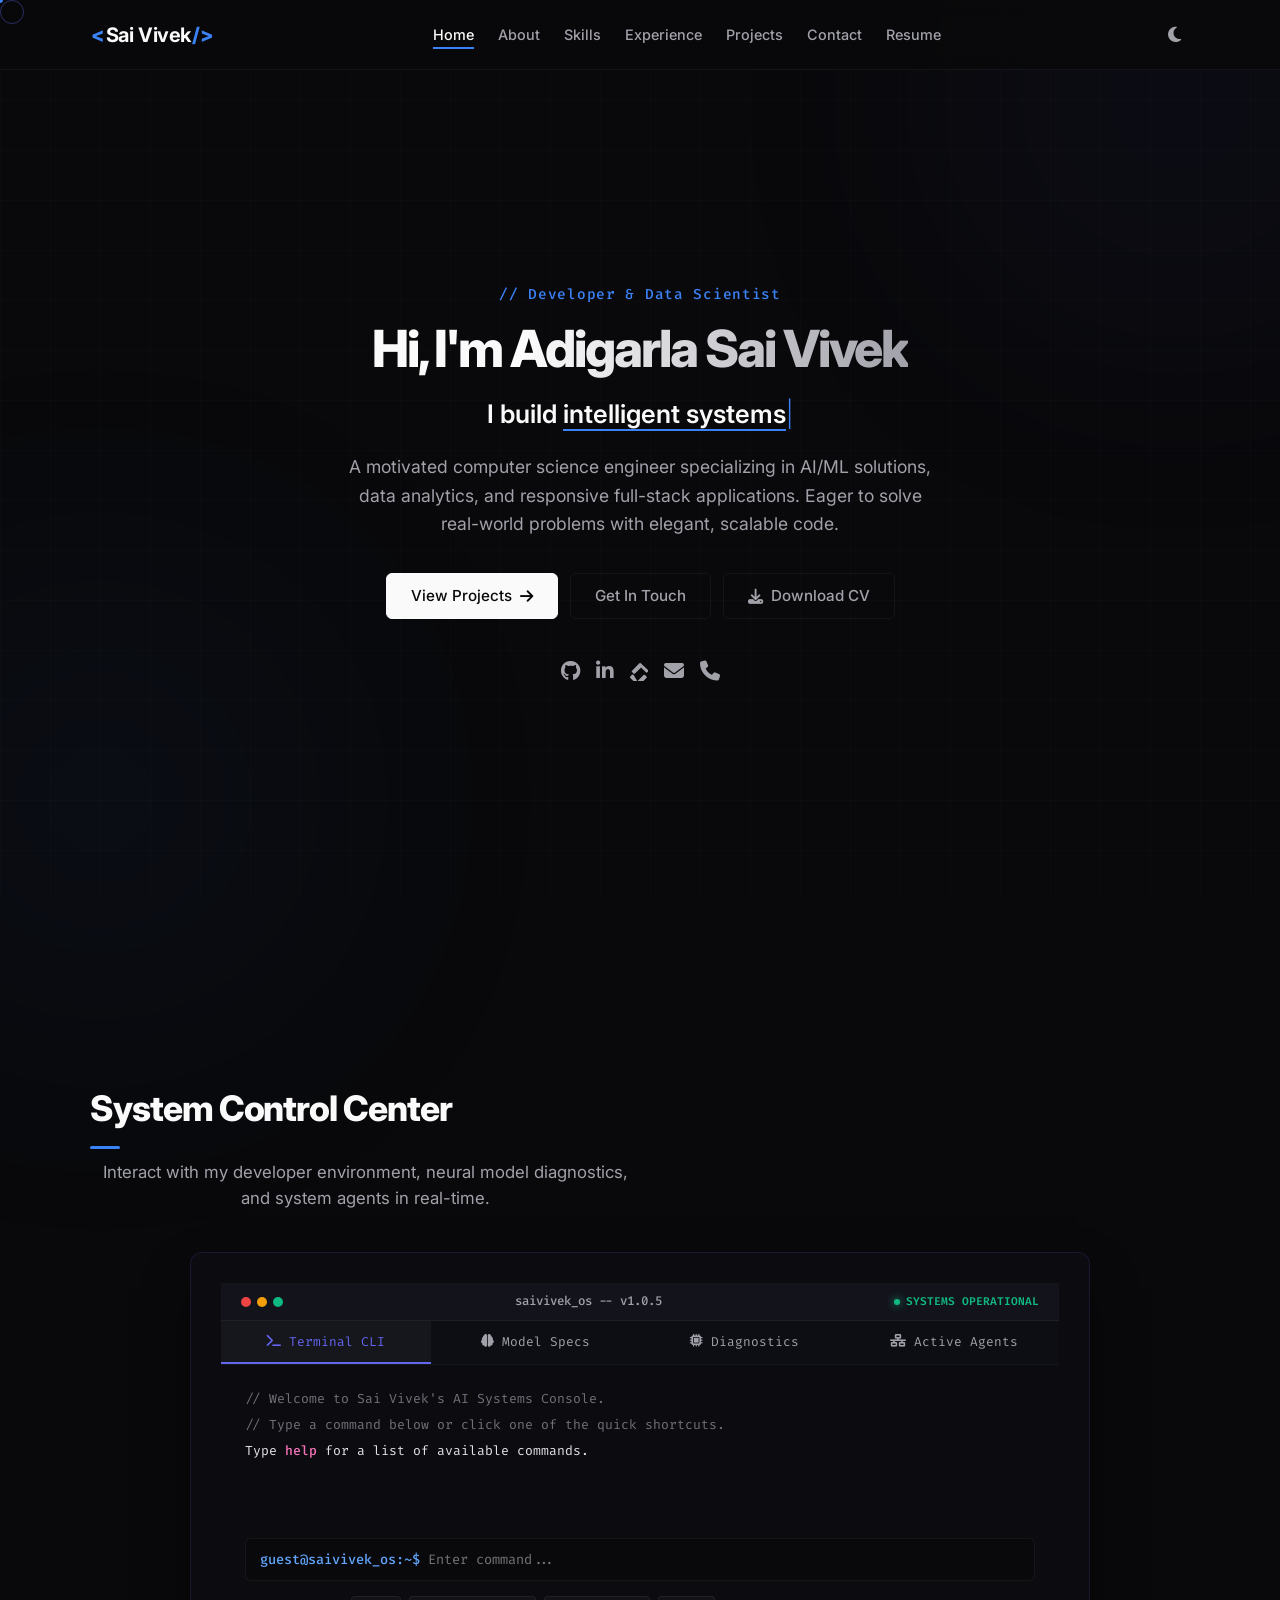
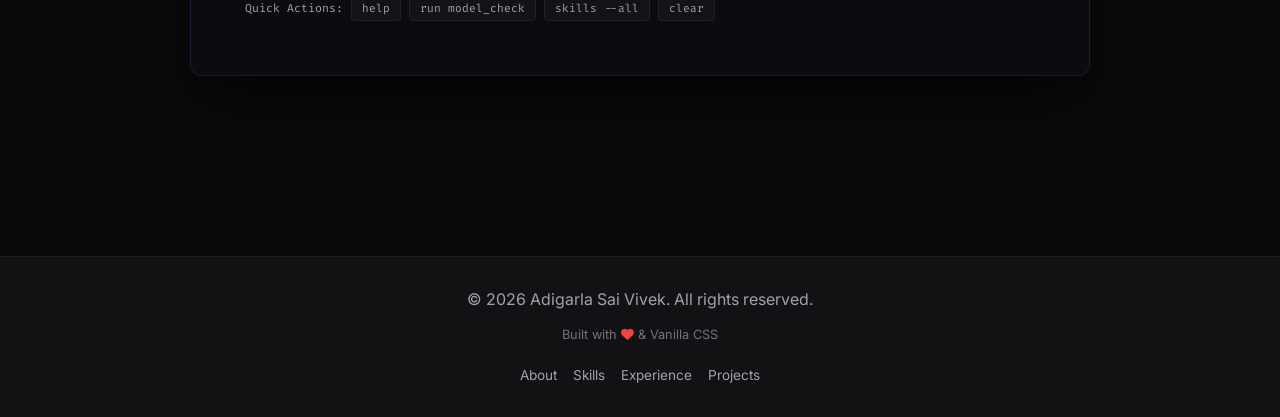
<file: index.html>
<!DOCTYPE html>
<html lang="en">
<head>
  <meta charset="UTF-8">
  <meta name="viewport" content="width=device-width, initial-scale=1.0">
  <meta name="description" content="Professional portfolio of Adigarla Sai Vivek - Data Scientist, Full Stack Developer, and AI/ML Engineer. Welcome to my home page.">
  <meta name="keywords" content="Adigarla Sai Vivek, Sai Vivek, Data Scientist, Full Stack Developer, AI Engineer, Machine Learning, Python, FastAPI, React, Portfolio">
  <meta name="author" content="Adigarla Sai Vivek">
  <title>Adigarla Sai Vivek | Professional Portfolio</title>
  
  <!-- FontAwesome Icons -->
  <link rel="stylesheet" href="https://cdnjs.cloudflare.com/ajax/libs/font-awesome/6.4.0/css/all.min.css">
  <!-- Google Fonts (Inter and Fira Code) -->
  <link rel="preconnect" href="https://fonts.googleapis.com">
  <link rel="preconnect" href="https://fonts.gstatic.com" crossorigin>
  <link href="https://fonts.googleapis.com/css2?family=Fira+Code:wght@400;500&family=Inter:wght@300;400;500;600;700;800&display=swap" rel="stylesheet">
  
  <!-- Custom Stylesheet -->
  <link rel="stylesheet" href="style.css">
</head>
<body class="dark-theme">

  <!-- Background Grid Overlay -->
  <div class="grid-bg-overlay"></div>

  <!-- Header & Sticky Navigation -->
  <header id="main-header">
    <div class="nav-container">
      <a href="index.html" class="logo">
        <span class="logo-accent">&lt;</span>Sai Vivek<span class="logo-accent"> /&gt;</span>
      </a>
      
      <nav id="navbar">
        <ul class="nav-links">
          <li><a href="index.html" class="nav-link active">Home</a></li>
          <li><a href="about.html" class="nav-link">About</a></li>
          <li><a href="skills.html" class="nav-link">Skills</a></li>
          <li><a href="experience.html" class="nav-link">Experience</a></li>
          <li><a href="projects.html" class="nav-link">Projects</a></li>
          <li><a href="contact.html" class="nav-link">Contact</a></li>
          <li><a href="resume.html" target="_blank" class="nav-link">Resume</a></li>
        </ul>
      </nav>

      <div class="nav-actions">
        <!-- Light/Dark Mode Switcher -->
        <button id="theme-toggle" aria-label="Toggle light/dark theme" title="Toggle theme">
          <i class="fa-solid fa-moon"></i>
        </button>
        <!-- Mobile Menu Toggle Button -->
        <button id="menu-btn" aria-label="Open navigation menu">
          <span class="bar"></span>
          <span class="bar"></span>
          <span class="bar"></span>
        </button>
      </div>
    </div>
  </header>

  <main>
    <!-- Hero / Intro Section -->
    <section id="hero" class="hero-section">
      <div class="section-container hero-centered">
        <div class="hero-content-centered">
          <span class="hero-subtitle">// Developer &amp; Data Scientist</span>
          <h1 class="hero-title">Hi, I'm <span class="name-gradient">Adigarla Sai Vivek</span></h1>
          <h2 class="hero-role-wrapper">
            I build <span id="typing-text" class="role-text"></span><span class="cursor">|</span>
          </h2>
          <p class="hero-desc">
            A motivated computer science engineer specializing in AI/ML solutions, data analytics, and responsive full-stack applications. Eager to solve real-world problems with elegant, scalable code.
          </p>
          <div class="hero-cta">
            <a href="projects.html" class="btn btn-primary">View Projects <i class="fa-solid fa-arrow-right"></i></a>
            <a href="contact.html" class="btn btn-secondary">Get In Touch</a>
            <a href="assets/Sai_Vivek_Resume.pdf?v=1.2" download="Sai_Vivek_Resume.pdf" class="btn btn-secondary btn-cv" aria-label="Download CV PDF"><i class="fa-solid fa-download"></i> Download CV</a>
          </div>
          <div class="social-links">
            <a href="https://github.com/Saivivek-adigarla" target="_blank" rel="noopener noreferrer" aria-label="GitHub Profile">
              <i class="fa-brands fa-github"></i>
            </a>
            <a href="https://www.linkedin.com/in/adigarla-sai-vivek-157503320" target="_blank" rel="noopener noreferrer" aria-label="LinkedIn Profile">
              <i class="fa-brands fa-linkedin-in"></i>
            </a>
            <a href="https://leetcode.com/u/Saivivek__25/" target="_blank" rel="noopener noreferrer" aria-label="LeetCode Profile" title="LeetCode Profile">
              <svg viewBox="0 0 24 24" fill="currentColor" style="width: 18px; height: 18px; display: inline-block; vertical-align: middle;">
                <path d="M13.483 0a1.374 1.374 0 0 0-.961.414l-9.777 9.778a1.38 1.38 0 0 0 0 1.95l1.95 1.95a1.38 1.38 0 0 0 1.951 0l7.827-7.828a.386.386 0 0 1 .548 0L21.2 12.4a1.38 1.38 0 0 0 1.951 0l1.014-1.014a1.38 1.38 0 0 0 0-1.95L14.444.414A1.374 1.374 0 0 0 13.483 0zm-8.835 15.688a1.38 1.38 0 0 0-1.951 0l-2.283 2.283a1.38 1.38 0 0 0 0 1.95l9.777 9.778a1.38 1.38 0 0 0 1.95 0l9.778-9.777a1.38 1.38 0 0 0 0-1.95l-1.95-1.95a1.38 1.38 0 0 0-1.951 0l-7.827 7.827a.386.386 0 0 1-.548 0z"/>
              </svg>
            </a>
            <a href="mailto:adigarlasaivivek@gmail.com" aria-label="Send Email">
              <i class="fa-solid fa-envelope"></i>
            </a>
            <a href="tel:+917661098755" aria-label="Call Phone">
              <i class="fa-solid fa-phone"></i>
            </a>
          </div>
        </div>
      </div>
    </section>

    <!-- Interactive AI Console Section -->
    <section id="ai-console" class="ai-console-section">
      <div class="section-container">
        <h2 class="section-title left-align">System Control Center</h2>
        <p class="section-subtitle left-align" style="margin-left: 0; margin-bottom: 2.5rem;">Interact with my developer environment, neural model diagnostics, and system agents in real-time.</p>
        
        <div class="terminal-window glass-card">
          <!-- Window Header Bar -->
          <div class="terminal-header">
            <div class="terminal-dots">
              <span class="btn-close"></span>
              <span class="btn-minimize"></span>
              <span class="btn-maximize"></span>
            </div>
            <div class="terminal-title">saivivek_os -- v1.0.5</div>
            <div class="terminal-status">
              <span class="status-indicator-green"></span>
              <span class="status-text">SYSTEMS OPERATIONAL</span>
            </div>
          </div>
          
          <!-- Tab Navigation -->
          <div class="terminal-nav">
            <button class="terminal-nav-tab active" data-tab="cli">
              <i class="fa-solid fa-terminal"></i> Terminal CLI
            </button>
            <button class="terminal-nav-tab" data-tab="specs">
              <i class="fa-solid fa-brain"></i> Model Specs
            </button>
            <button class="terminal-nav-tab" data-tab="diagnostics">
              <i class="fa-solid fa-microchip"></i> Diagnostics
            </button>
            <button class="terminal-nav-tab" data-tab="agents">
              <i class="fa-solid fa-network-wired"></i> Active Agents
            </button>
          </div>
          
          <!-- Terminal Content Panels -->
          <div class="terminal-content">
            <!-- CLI Content Panel -->
            <div class="terminal-panel active" id="panel-cli">
              <div class="cli-output" id="cli-output-log">
                <div class="cli-line comment">// Welcome to Sai Vivek's AI Systems Console.</div>
                <div class="cli-line comment">// Type a command below or click one of the quick shortcuts.</div>
                <div class="cli-line">Type <span class="keyword">help</span> for a list of available commands.</div>
              </div>
              <div class="cli-input-wrapper">
                <span class="cli-prompt">guest@saivivek_os:~$</span>
                <input type="text" id="cli-input-field" placeholder="Enter command..." autocomplete="off">
              </div>
              <div class="cli-shortcuts">
                <span class="shortcut-label">Quick Actions:</span>
                <button class="cli-btn" data-cmd="help">help</button>
                <button class="cli-btn" data-cmd="run model_check">run model_check</button>
                <button class="cli-btn" data-cmd="skills --all">skills --all</button>
                <button class="cli-btn" data-cmd="clear">clear</button>
              </div>
            </div>
            
            <!-- Specs Content Panel -->
            <div class="terminal-panel" id="panel-specs">
              <div class="specs-grid">
                <div class="spec-card">
                  <div class="spec-label">MODEL PARAMS</div>
                  <div class="spec-value accent-cyan">7.2B Parameters</div>
                </div>
                <div class="spec-card">
                  <div class="spec-label">INFERENCE SPEED</div>
                  <div class="spec-value accent-indigo">14ms / Token</div>
                </div>
                <div class="spec-card">
                  <div class="spec-label">RAG EMBEDDINGS</div>
                  <div class="spec-value accent-blue">1536 (Text-002)</div>
                </div>
                <div class="spec-card">
                  <div class="spec-label">QUANTIZATION</div>
                  <div class="spec-value accent-purple">INT8 Precision</div>
                </div>
              </div>
              <div class="specs-notes">
                <div class="cli-line comment">// Model configuration optimized for local edge deployment.</div>
                <div class="cli-line">Fine-tuned on MERN architecture patterns, FastAPI microservices, and general computer science problem-solving datasets.</div>
              </div>
            </div>
            
            <!-- Diagnostics Content Panel -->
            <div class="terminal-panel" id="panel-diagnostics">
              <div class="diagnostics-list">
                <div class="diag-item">
                  <div class="diag-header">
                    <span>NLP &amp; RAG System</span>
                    <span class="diag-status text-emerald">Active</span>
                  </div>
                  <div class="diag-bar-wrapper">
                    <div class="diag-bar bar-emerald" style="width: 96%;"></div>
                  </div>
                  <div class="diag-meta">Accuracy: 96.4% | Latency: 18ms</div>
                </div>
                <div class="diag-item">
                  <div class="diag-header">
                    <span>MERN Backend APIs</span>
                    <span class="diag-status text-emerald">Active</span>
                  </div>
                  <div class="diag-bar-wrapper">
                    <div class="diag-bar bar-blue" style="width: 98%;"></div>
                  </div>
                  <div class="diag-meta">Uptime: 99.98% | Request Rate: 48/s</div>
                </div>
                <div class="diag-item">
                  <div class="diag-header">
                    <span>Data Analysis Pipelines</span>
                    <span class="diag-status text-cyan">Optimized</span>
                  </div>
                  <div class="diag-bar-wrapper">
                    <div class="diag-bar bar-cyan" style="width: 94%;"></div>
                  </div>
                  <div class="diag-meta">Processing Rate: 12.4k rows/s</div>
                </div>
              </div>
            </div>
            
            <!-- Active Agents Content Panel -->
            <div class="terminal-panel" id="panel-agents">
              <div class="agents-console">
                <div class="agent-item">
                  <div class="agent-avatar"><i class="fa-solid fa-robot"></i></div>
                  <div class="agent-info">
                    <div class="agent-name">RAG Orchestrator</div>
                    <div class="agent-activity comment">Searching knowledge graph for portfolio data...</div>
                  </div>
                </div>
                <div class="agent-item">
                  <div class="agent-avatar"><i class="fa-solid fa-chart-line"></i></div>
                  <div class="agent-info">
                    <div class="agent-name">Data Pipeline Agent</div>
                    <div class="agent-activity comment">Normalizing input matrices for model evaluation...</div>
                  </div>
                </div>
                <div class="agent-item">
                  <div class="agent-avatar"><i class="fa-solid fa-code-branch"></i></div>
                  <div class="agent-info">
                    <div class="agent-name">Deployment Orchestrator</div>
                    <div class="agent-activity comment">Monitoring Vercel and GitHub deployment webhooks...</div>
                  </div>
                </div>
              </div>
            </div>
            
          </div>
        </div>
      </div>
    </section>
  </main>

  <!-- Footer -->
  <footer class="main-footer">
    <div class="section-container footer-content">
      <p>&copy; 2026 Adigarla Sai Vivek. All rights reserved.</p>
      <p class="design-by">Built with <i class="fa-solid fa-heart heart-pulse"></i> &amp; Vanilla CSS</p>
      <div class="footer-links">
        <a href="about.html">About</a>
        <a href="skills.html">Skills</a>
        <a href="experience.html">Experience</a>
        <a href="projects.html">Projects</a>
      </div>
    </div>
  </footer>

  <!-- Custom JavaScript File -->
  <script src="script.js"></script>
</body>
</html>
</file>
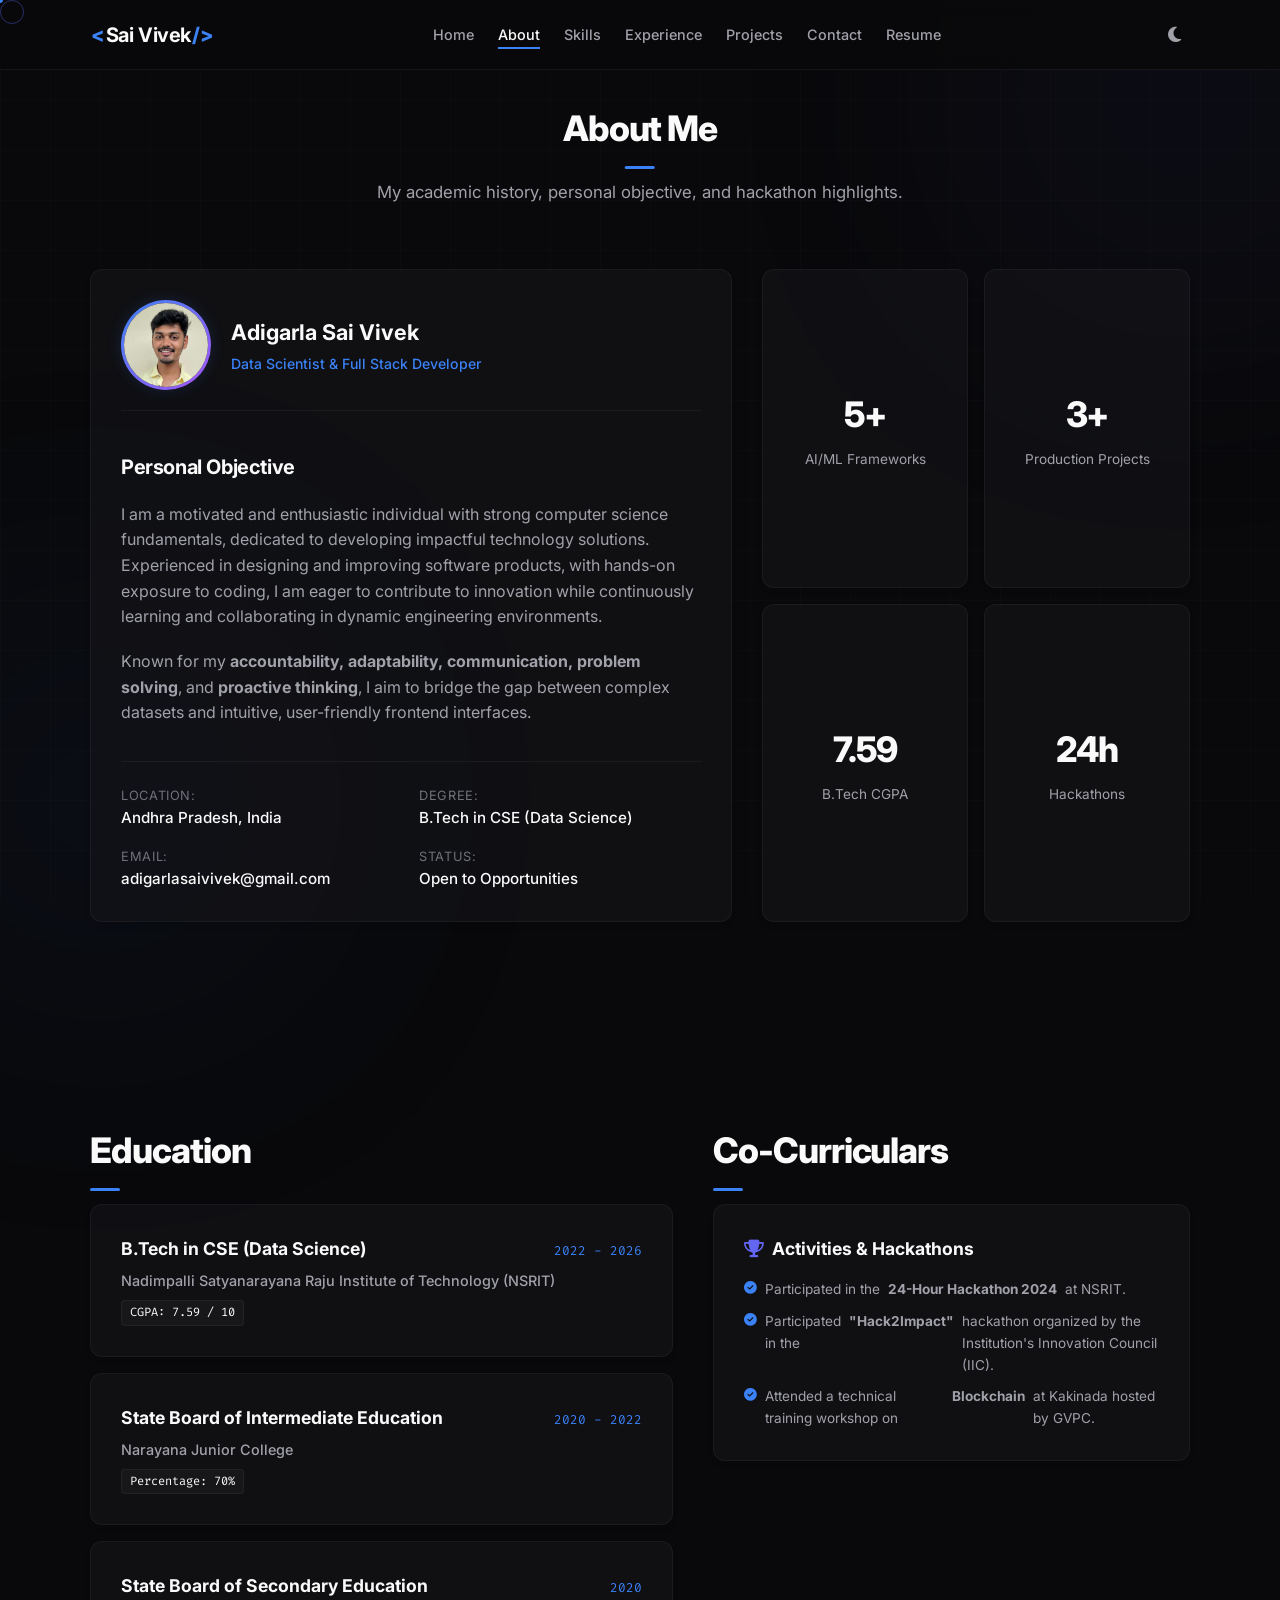
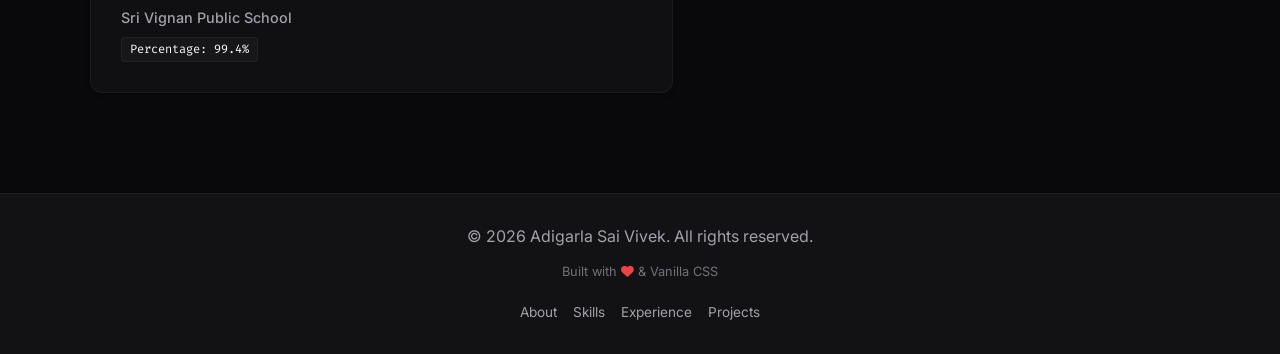
<file: about.html>
<!DOCTYPE html>
<html lang="en">
<head>
  <meta charset="UTF-8">
  <meta name="viewport" content="width=device-width, initial-scale=1.0">
  <meta name="description" content="About Adigarla Sai Vivek - Education, personal objective, metrics, and co-curricular hackathons.">
  <meta name="keywords" content="Adigarla Sai Vivek, Education, B.Tech, NSRIT, Narayana Junior College, Hackathon, About Me">
  <meta name="author" content="Adigarla Sai Vivek">
  <title>About Me | Adigarla Sai Vivek</title>
  
  <!-- FontAwesome Icons -->
  <link rel="stylesheet" href="https://cdnjs.cloudflare.com/ajax/libs/font-awesome/6.4.0/css/all.min.css">
  <!-- Google Fonts (Inter and Fira Code) -->
  <link rel="preconnect" href="https://fonts.googleapis.com">
  <link rel="preconnect" href="https://fonts.gstatic.com" crossorigin>
  <link href="https://fonts.googleapis.com/css2?family=Fira+Code:wght@400;500&family=Inter:wght@300;400;500;600;700;800&display=swap" rel="stylesheet">
  
  <!-- Custom Stylesheet -->
  <link rel="stylesheet" href="style.css">
</head>
<body class="dark-theme">

  <!-- Background Grid Overlay -->
  <div class="grid-bg-overlay"></div>

  <!-- Header & Sticky Navigation -->
  <header id="main-header">
    <div class="nav-container">
      <a href="index.html" class="logo">
        <span class="logo-accent">&lt;</span>Sai Vivek<span class="logo-accent"> /&gt;</span>
      </a>
      
      <nav id="navbar">
        <ul class="nav-links">
          <li><a href="index.html" class="nav-link">Home</a></li>
          <li><a href="about.html" class="nav-link active">About</a></li>
          <li><a href="skills.html" class="nav-link">Skills</a></li>
          <li><a href="experience.html" class="nav-link">Experience</a></li>
          <li><a href="projects.html" class="nav-link">Projects</a></li>
          <li><a href="contact.html" class="nav-link">Contact</a></li>
          <li><a href="resume.html" target="_blank" class="nav-link">Resume</a></li>
        </ul>
      </nav>

      <div class="nav-actions">
        <!-- Light/Dark Mode Switcher -->
        <button id="theme-toggle" aria-label="Toggle light/dark theme" title="Toggle theme">
          <i class="fa-solid fa-moon"></i>
        </button>
        <!-- Mobile Menu Toggle Button -->
        <button id="menu-btn" aria-label="Open navigation menu">
          <span class="bar"></span>
          <span class="bar"></span>
          <span class="bar"></span>
        </button>
      </div>
    </div>
  </header>

  <main>
    <!-- About Section -->
    <section class="about-page-section">
      <div class="section-container">
        <h1 class="section-title">About Me</h1>
        <p class="section-subtitle">My academic history, personal objective, and hackathon highlights.</p>
        
        <div class="about-grid">
          <!-- Text card -->
          <div class="about-text-card glass-card">
            <!-- Profile Header Block -->
            <div class="profile-header-block">
              <div class="profile-avatar-frame">
                <img src="assets/images/profile.png" alt="Adigarla Sai Vivek Profile Photo" class="profile-avatar-img" onerror="this.style.opacity='0';">
              </div>
              <div class="profile-header-info">
                <h3>Adigarla Sai Vivek</h3>
                <p class="profile-subtitle">Data Scientist &amp; Full Stack Developer</p>
              </div>
            </div>
            <h3 class="card-subtitle" style="margin-top: 10px;">Personal Objective</h3>
            <p>
              I am a motivated and enthusiastic individual with strong computer science fundamentals, dedicated to developing impactful technology solutions. Experienced in designing and improving software products, with hands-on exposure to coding, I am eager to contribute to innovation while continuously learning and collaborating in dynamic engineering environments.
            </p>
            <p>
              Known for my <strong>accountability, adaptability, communication, problem solving</strong>, and <strong>proactive thinking</strong>, I aim to bridge the gap between complex datasets and intuitive, user-friendly frontend interfaces.
            </p>
            
            <div class="meta-info-grid">
              <div class="meta-item">
                <span class="meta-label">Location:</span>
                <span class="meta-value">Andhra Pradesh, India</span>
              </div>
              <div class="meta-item">
                <span class="meta-label">Degree:</span>
                <span class="meta-value">B.Tech in CSE (Data Science)</span>
              </div>
              <div class="meta-item">
                <span class="meta-label">Email:</span>
                <span class="meta-value">adigarlasaivivek@gmail.com</span>
              </div>
              <div class="meta-item">
                <span class="meta-label">Status:</span>
                <span class="meta-value">Open to Opportunities</span>
              </div>
            </div>
          </div>
          
          <!-- Statistics Block -->
          <div class="about-stats">
            <div class="stat-card glass-card">
              <span class="stat-number">5+</span>
              <span class="stat-label">AI/ML Frameworks</span>
            </div>
            <div class="stat-card glass-card">
              <span class="stat-number">3+</span>
              <span class="stat-label">Production Projects</span>
            </div>
            <div class="stat-card glass-card">
              <span class="stat-number">7.59</span>
              <span class="stat-label">B.Tech CGPA</span>
            </div>
            <div class="stat-card glass-card">
              <span class="stat-number">24h</span>
              <span class="stat-label">Hackathons</span>
            </div>
          </div>
        </div>
      </div>
    </section>

    <!-- Education & Extra Section -->
    <section class="education-section">
      <div class="section-container education-grid">
        
        <!-- Education Column -->
        <div class="education-block">
          <h2 class="section-title left-align">Education</h2>
          <div class="education-card-list">
            <!-- B.Tech -->
            <div class="education-card glass-card">
              <div class="edu-header">
                <h3>B.Tech in CSE (Data Science)</h3>
                <span class="edu-date">2022 - 2026</span>
              </div>
              <p class="institution">Nadimpalli Satyanarayana Raju Institute of Technology (NSRIT)</p>
              <div class="score-badge">CGPA: 7.59 / 10</div>
            </div>
            
            <!-- Intermediate -->
            <div class="education-card glass-card">
              <div class="edu-header">
                <h3>State Board of Intermediate Education</h3>
                <span class="edu-date">2020 - 2022</span>
              </div>
              <p class="institution">Narayana Junior College</p>
              <div class="score-badge">Percentage: 70%</div>
            </div>

            <!-- SSC -->
            <div class="education-card glass-card">
              <div class="edu-header">
                <h3>State Board of Secondary Education</h3>
                <span class="edu-date">2020</span>
              </div>
              <p class="institution">Sri Vignan Public School</p>
              <div class="score-badge">Percentage: 99.4%</div>
            </div>
          </div>
        </div>

        <!-- Co-curriculars -->
        <div class="certifications-block">
          <h2 class="section-title left-align">Co-Curriculars</h2>
          <div class="activities-card glass-card">
            <h3><i class="fa-solid fa-trophy icon-accent"></i> Activities &amp; Hackathons</h3>
            <ul>
              <li><i class="fa-solid fa-circle-check"></i> Participated in the <strong>24-Hour Hackathon 2024</strong> at NSRIT.</li>
              <li><i class="fa-solid fa-circle-check"></i> Participated in the <strong>"Hack2Impact"</strong> hackathon organized by the Institution's Innovation Council (IIC).</li>
              <li><i class="fa-solid fa-circle-check"></i> Attended a technical training workshop on <strong>Blockchain</strong> at Kakinada hosted by GVPC.</li>
            </ul>
          </div>
        </div>

      </div>
    </section>
  </main>

  <!-- Footer -->
  <footer class="main-footer">
    <div class="section-container footer-content">
      <p>&copy; 2026 Adigarla Sai Vivek. All rights reserved.</p>
      <p class="design-by">Built with <i class="fa-solid fa-heart heart-pulse"></i> &amp; Vanilla CSS</p>
      <div class="footer-links">
        <a href="about.html">About</a>
        <a href="skills.html">Skills</a>
        <a href="experience.html">Experience</a>
        <a href="projects.html">Projects</a>
      </div>
    </div>
  </footer>

  <!-- Custom JavaScript File -->
  <script src="script.js"></script>
</body>
</html>
</file>
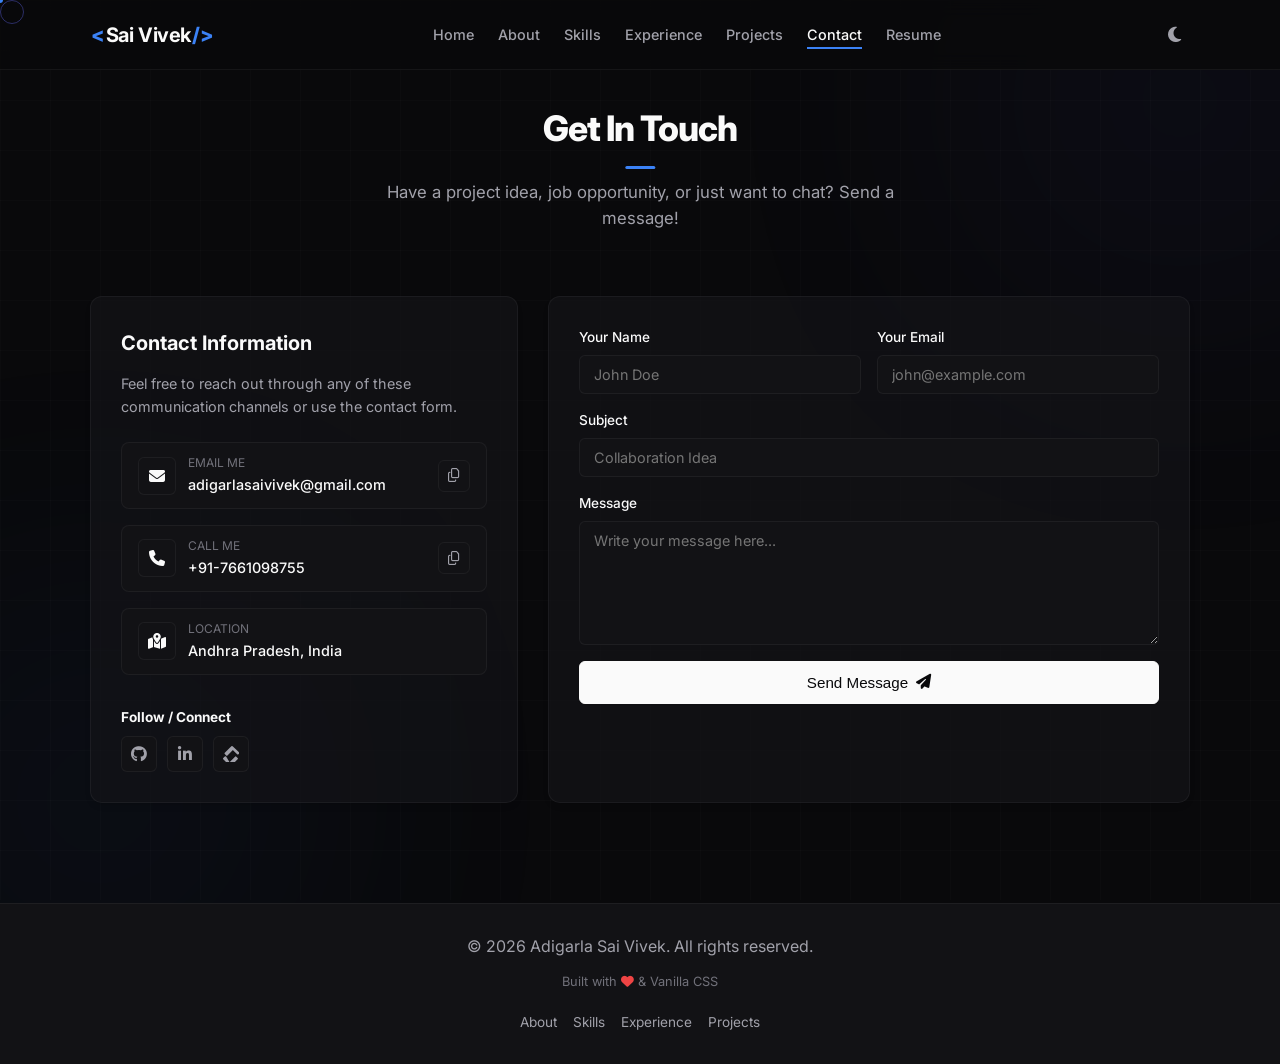
<file: contact.html>
<!DOCTYPE html>
<html lang="en">
<head>
  <meta charset="UTF-8">
  <meta name="viewport" content="width=device-width, initial-scale=1.0">
  <meta name="description" content="Contact Adigarla Sai Vivek. Connect for collaborations, opportunities, or feedback.">
  <meta name="keywords" content="Adigarla Sai Vivek, Contact, Email, Phone, Hire, Collaborations">
  <meta name="author" content="Adigarla Sai Vivek">
  <title>Contact | Adigarla Sai Vivek</title>
  
  <!-- FontAwesome Icons -->
  <link rel="stylesheet" href="https://cdnjs.cloudflare.com/ajax/libs/font-awesome/6.4.0/css/all.min.css">
  <!-- Google Fonts (Inter and Fira Code) -->
  <link rel="preconnect" href="https://fonts.googleapis.com">
  <link rel="preconnect" href="https://fonts.gstatic.com" crossorigin>
  <link href="https://fonts.googleapis.com/css2?family=Fira+Code:wght@400;500&family=Inter:wght@300;400;500;600;700;800&display=swap" rel="stylesheet">
  
  <!-- Custom Stylesheet -->
  <link rel="stylesheet" href="style.css">
</head>
<body class="dark-theme">

  <!-- Background Grid Overlay -->
  <div class="grid-bg-overlay"></div>

  <!-- Header & Sticky Navigation -->
  <header id="main-header">
    <div class="nav-container">
      <a href="index.html" class="logo">
        <span class="logo-accent">&lt;</span>Sai Vivek<span class="logo-accent"> /&gt;</span>
      </a>
      
      <nav id="navbar">
        <ul class="nav-links">
          <li><a href="index.html" class="nav-link">Home</a></li>
          <li><a href="about.html" class="nav-link">About</a></li>
          <li><a href="skills.html" class="nav-link">Skills</a></li>
          <li><a href="experience.html" class="nav-link">Experience</a></li>
          <li><a href="projects.html" class="nav-link">Projects</a></li>
          <li><a href="contact.html" class="nav-link active">Contact</a></li>
          <li><a href="resume.html" target="_blank" class="nav-link">Resume</a></li>
        </ul>
      </nav>

      <div class="nav-actions">
        <!-- Light/Dark Mode Switcher -->
        <button id="theme-toggle" aria-label="Toggle light/dark theme" title="Toggle theme">
          <i class="fa-solid fa-moon"></i>
        </button>
        <!-- Mobile Menu Toggle Button -->
        <button id="menu-btn" aria-label="Open navigation menu">
          <span class="bar"></span>
          <span class="bar"></span>
          <span class="bar"></span>
        </button>
      </div>
    </div>
  </header>

  <main>
    <!-- Contact Section -->
    <section class="contact-page-section">
      <div class="section-container">
        <h1 class="section-title">Get In Touch</h1>
        <p class="section-subtitle">Have a project idea, job opportunity, or just want to chat? Send a message!</p>

        <div class="contact-grid">
          <!-- Info Details -->
          <div class="contact-info-panel glass-card">
            <h3>Contact Information</h3>
            <p>Feel free to reach out through any of these communication channels or use the contact form.</p>
            
            <div class="contact-details-list">
              <div class="contact-item-wrapper">
                <a href="mailto:adigarlasaivivek@gmail.com" class="contact-item">
                  <div class="contact-icon-box"><i class="fa-solid fa-envelope"></i></div>
                  <div>
                    <span class="detail-label">Email Me</span>
                    <span class="detail-value">adigarlasaivivek@gmail.com</span>
                  </div>
                </a>
                <button type="button" class="copy-btn" data-copy="adigarlasaivivek@gmail.com" title="Copy email" aria-label="Copy email to clipboard">
                  <i class="fa-regular fa-copy"></i>
                  <span class="tooltip">Copy</span>
                </button>
              </div>

              <div class="contact-item-wrapper">
                <a href="tel:+917661098755" class="contact-item">
                  <div class="contact-icon-box"><i class="fa-solid fa-phone"></i></div>
                  <div>
                    <span class="detail-label">Call Me</span>
                    <span class="detail-value">+91-7661098755</span>
                  </div>
                </a>
                <button type="button" class="copy-btn" data-copy="+917661098755" title="Copy phone number" aria-label="Copy phone number to clipboard">
                  <i class="fa-regular fa-copy"></i>
                  <span class="tooltip">Copy</span>
                </button>
              </div>

              <div class="contact-item-wrapper">
                <div class="contact-item">
                  <div class="contact-icon-box"><i class="fa-solid fa-map-location-dot"></i></div>
                  <div>
                    <span class="detail-label">Location</span>
                    <span class="detail-value">Andhra Pradesh, India</span>
                  </div>
                </div>
              </div>
            </div>

            <div class="social-panel">
              <h4>Follow / Connect</h4>
              <div class="social-circle-links">
                <a href="https://github.com/Saivivek-adigarla" target="_blank" rel="noopener noreferrer" aria-label="GitHub"><i class="fa-brands fa-github"></i></a>
                <a href="https://www.linkedin.com/in/adigarla-sai-vivek-157503320" target="_blank" rel="noopener noreferrer" aria-label="LinkedIn"><i class="fa-brands fa-linkedin-in"></i></a>
                <a href="https://leetcode.com/u/Saivivek__25/" target="_blank" rel="noopener noreferrer" aria-label="LeetCode" title="LeetCode Profile">
                  <svg viewBox="0 0 24 24" fill="currentColor" style="width: 16px; height: 16px; display: inline-block; vertical-align: middle;">
                    <path d="M13.483 0a1.374 1.374 0 0 0-.961.414l-9.777 9.778a1.38 1.38 0 0 0 0 1.95l1.95 1.95a1.38 1.38 0 0 0 1.951 0l7.827-7.828a.386.386 0 0 1 .548 0L21.2 12.4a1.38 1.38 0 0 0 1.951 0l1.014-1.014a1.38 1.38 0 0 0 0-1.95L14.444.414A1.374 1.374 0 0 0 13.483 0zm-8.835 15.688a1.38 1.38 0 0 0-1.951 0l-2.283 2.283a1.38 1.38 0 0 0 0 1.95l9.777 9.778a1.38 1.38 0 0 0 1.95 0l9.778-9.777a1.38 1.38 0 0 0 0-1.95l-1.95-1.95a1.38 1.38 0 0 0-1.951 0l-7.827 7.827a.386.386 0 0 1-.548 0z"/>
                  </svg>
                </a>
              </div>
            </div>
          </div>

          <!-- Contact Form -->
          <div class="contact-form-panel glass-card">
            <form id="portfolio-contact-form" novalidate>
              <div class="form-group-row">
                <div class="form-group">
                  <label for="contact-name">Your Name</label>
                  <input type="text" id="contact-name" name="name" required placeholder="John Doe">
                  <span class="error-msg" id="name-error">Name is required</span>
                </div>
                <div class="form-group">
                  <label for="contact-email">Your Email</label>
                  <input type="email" id="contact-email" name="email" required placeholder="john@example.com">
                  <span class="error-msg" id="email-error">Enter a valid email address</span>
                </div>
              </div>

              <div class="form-group">
                <label for="contact-subject">Subject</label>
                <input type="text" id="contact-subject" name="subject" required placeholder="Collaboration Idea">
                <span class="error-msg" id="subject-error">Subject is required</span>
              </div>

              <div class="form-group">
                <label for="contact-message">Message</label>
                <textarea id="contact-message" name="message" rows="6" required placeholder="Write your message here..."></textarea>
                <span class="error-msg" id="message-error">Message must be at least 10 characters</span>
              </div>

              <button type="submit" class="btn btn-primary form-submit-btn">
                Send Message <i class="fa-solid fa-paper-plane"></i>
              </button>
            </form>
          </div>
        </div>
      </div>
    </section>
  </main>

  <!-- Toast Notification container -->
  <div id="toast-notification" class="toast hidden">
    <div class="toast-content">
      <i class="fa-solid fa-circle-check toast-icon"></i>
      <div class="toast-message">
        <h4 id="toast-title">Message Sent!</h4>
        <p id="toast-desc">Thank you. I will get back to you shortly.</p>
      </div>
      <button class="toast-close-btn" aria-label="Close notification"><i class="fa-solid fa-xmark"></i></button>
    </div>
  </div>

  <!-- Footer -->
  <footer class="main-footer">
    <div class="section-container footer-content">
      <p>&copy; 2026 Adigarla Sai Vivek. All rights reserved.</p>
      <p class="design-by">Built with <i class="fa-solid fa-heart heart-pulse"></i> &amp; Vanilla CSS</p>
      <div class="footer-links">
        <a href="about.html">About</a>
        <a href="skills.html">Skills</a>
        <a href="experience.html">Experience</a>
        <a href="projects.html">Projects</a>
      </div>
    </div>
  </footer>

  <!-- Custom JavaScript File -->
  <script src="script.js"></script>
</body>
</html>
</file>
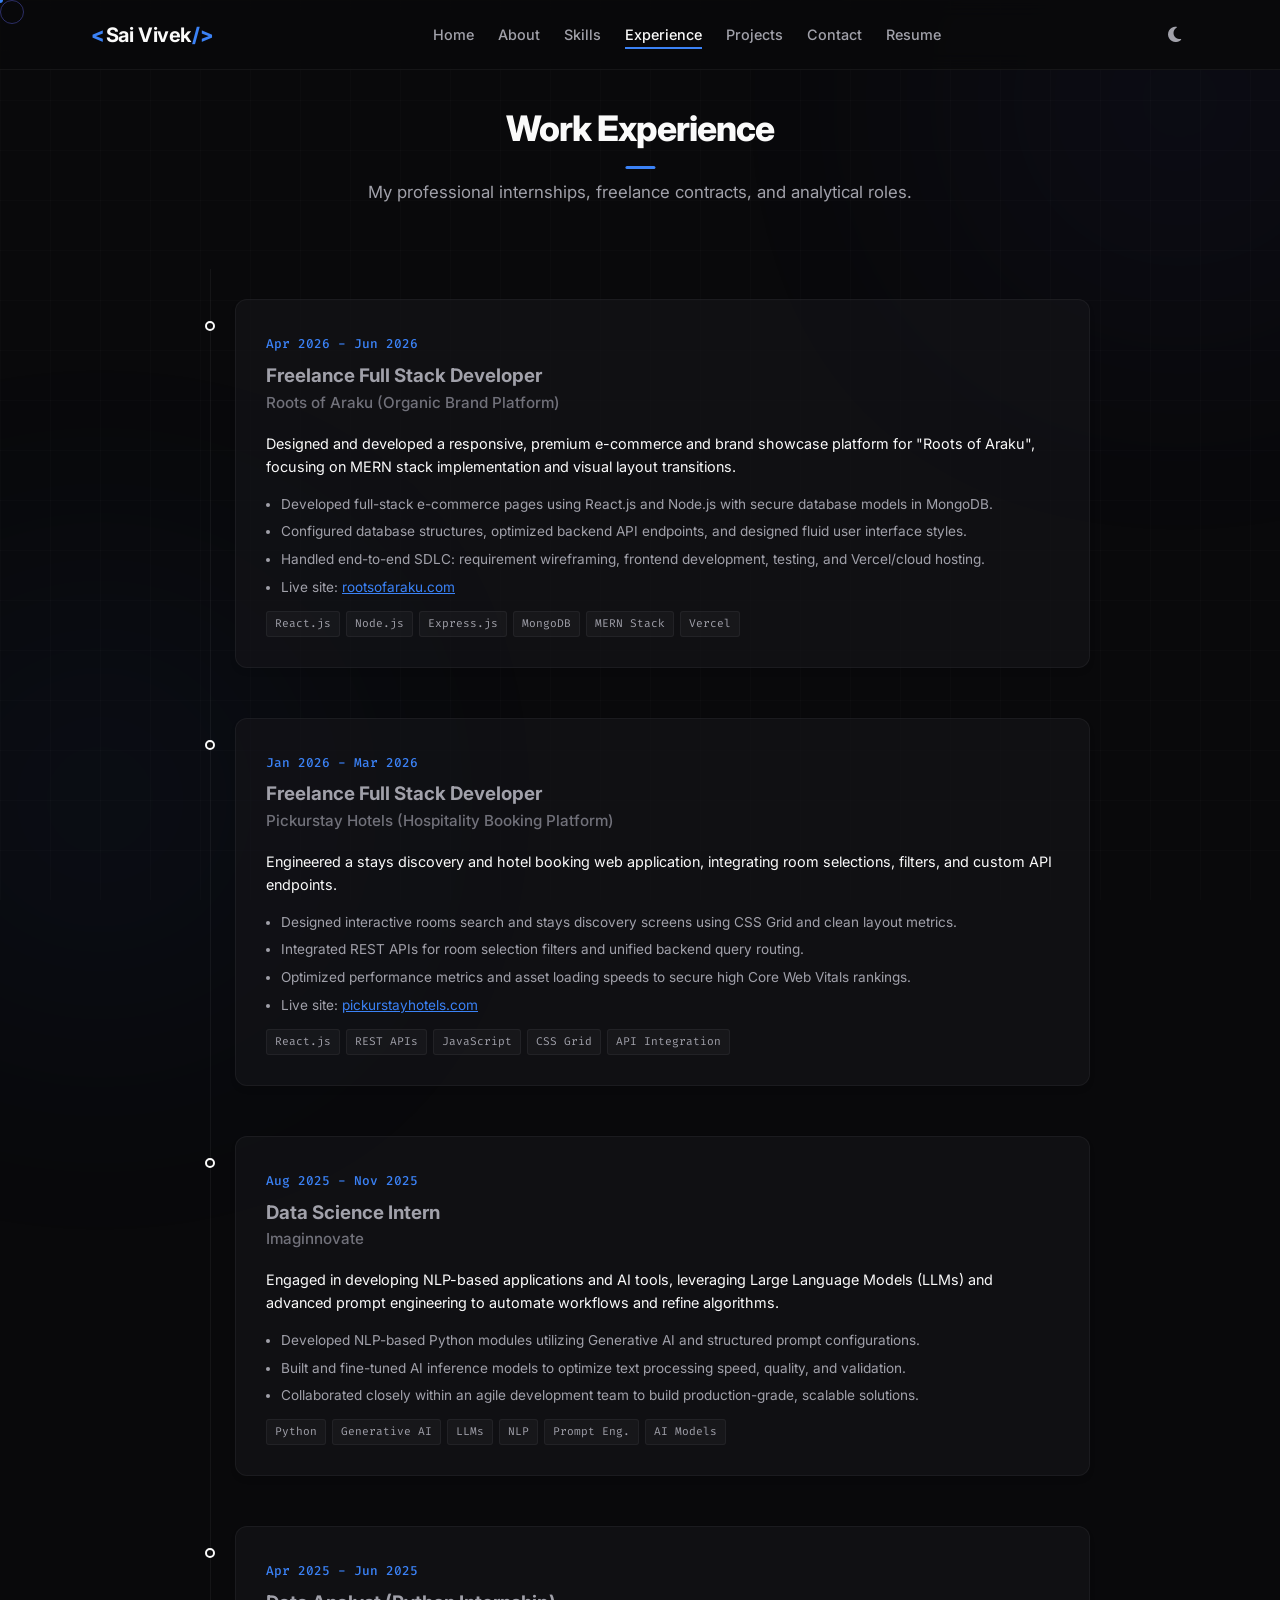
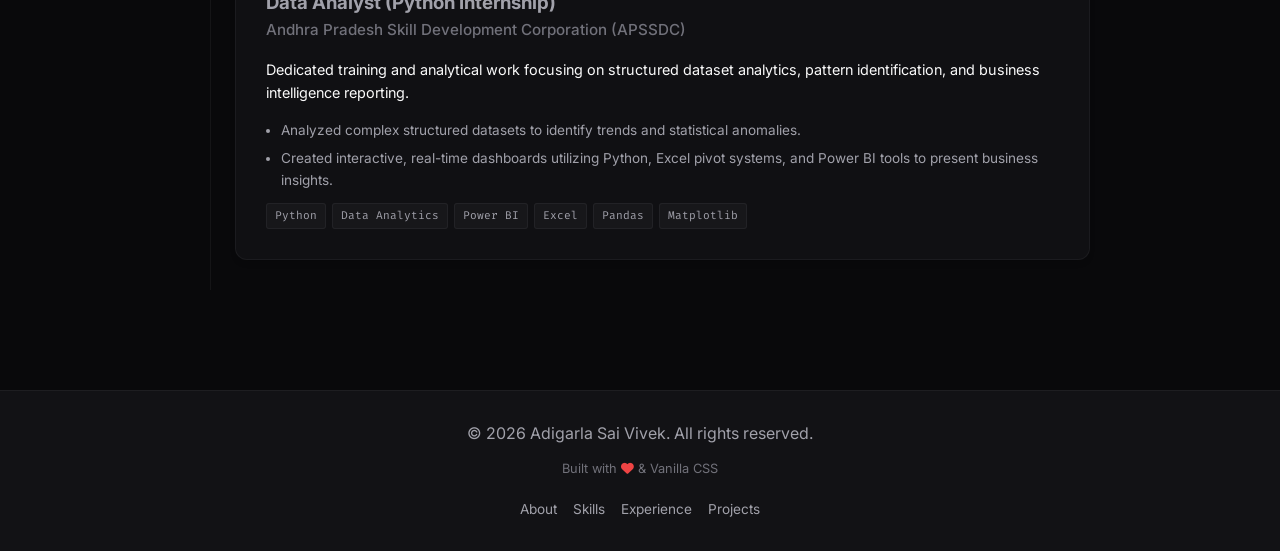
<file: experience.html>
<!DOCTYPE html>
<html lang="en">
<head>
  <meta charset="UTF-8">
  <meta name="viewport" content="width=device-width, initial-scale=1.0">
  <meta name="description" content="Professional experience of Adigarla Sai Vivek - Data Science Intern at Imaginnovate, Full Stack Freelancing, and Data Analytics at APSSDC.">
  <meta name="keywords" content="Adigarla Sai Vivek, Experience, Imaginnovate, APSSDC, Full Stack Developer, Data Analyst, Internship">
  <meta name="author" content="Adigarla Sai Vivek">
  <title>Work Experience | Adigarla Sai Vivek</title>
  
  <!-- FontAwesome Icons -->
  <link rel="stylesheet" href="https://cdnjs.cloudflare.com/ajax/libs/font-awesome/6.4.0/css/all.min.css">
  <!-- Google Fonts (Inter and Fira Code) -->
  <link rel="preconnect" href="https://fonts.googleapis.com">
  <link rel="preconnect" href="https://fonts.gstatic.com" crossorigin>
  <link href="https://fonts.googleapis.com/css2?family=Fira+Code:wght@400;500&family=Inter:wght@300;400;500;600;700;800&display=swap" rel="stylesheet">
  
  <!-- Custom Stylesheet -->
  <link rel="stylesheet" href="style.css">
</head>
<body class="dark-theme">

  <!-- Background Grid Overlay -->
  <div class="grid-bg-overlay"></div>

  <!-- Header & Sticky Navigation -->
  <header id="main-header">
    <div class="nav-container">
      <a href="index.html" class="logo">
        <span class="logo-accent">&lt;</span>Sai Vivek<span class="logo-accent"> /&gt;</span>
      </a>
      
      <nav id="navbar">
        <ul class="nav-links">
          <li><a href="index.html" class="nav-link">Home</a></li>
          <li><a href="about.html" class="nav-link">About</a></li>
          <li><a href="skills.html" class="nav-link">Skills</a></li>
          <li><a href="experience.html" class="nav-link active">Experience</a></li>
          <li><a href="projects.html" class="nav-link">Projects</a></li>
          <li><a href="contact.html" class="nav-link">Contact</a></li>
          <li><a href="resume.html" target="_blank" class="nav-link">Resume</a></li>
        </ul>
      </nav>

      <div class="nav-actions">
        <!-- Light/Dark Mode Switcher -->
        <button id="theme-toggle" aria-label="Toggle light/dark theme" title="Toggle theme">
          <i class="fa-solid fa-moon"></i>
        </button>
        <!-- Mobile Menu Toggle Button -->
        <button id="menu-btn" aria-label="Open navigation menu">
          <span class="bar"></span>
          <span class="bar"></span>
          <span class="bar"></span>
        </button>
      </div>
    </div>
  </header>

  <main>
    <!-- Experience Timeline Section -->
    <section class="experience-page-section">
      <div class="section-container">
        <h1 class="section-title">Work Experience</h1>
        <p class="section-subtitle">My professional internships, freelance contracts, and analytical roles.</p>
        
        <div class="timeline timeline-left-aligned">
          <!-- Freelance Full Stack: Roots of Araku -->
          <div class="timeline-item animate-timeline">
            <div class="timeline-dot"></div>
            <div class="timeline-content glass-card">
              <span class="timeline-date">Apr 2026 - Jun 2026</span>
              <h3>Freelance Full Stack Developer</h3>
              <h4 class="company-name">Roots of Araku (Organic Brand Platform)</h4>
              <p class="timeline-desc">
                Designed and developed a responsive, premium e-commerce and brand showcase platform for "Roots of Araku", focusing on MERN stack implementation and visual layout transitions.
              </p>
              <div class="timeline-details-list">
                <ul>
                  <li>Developed full-stack e-commerce pages using React.js and Node.js with secure database models in MongoDB.</li>
                  <li>Configured database structures, optimized backend API endpoints, and designed fluid user interface styles.</li>
                  <li>Handled end-to-end SDLC: requirement wireframing, frontend development, testing, and Vercel/cloud hosting.</li>
                  <li>Live site: <a href="https://rootsofaraku.com/" target="_blank" rel="noopener noreferrer" style="color: var(--accent-blue); text-decoration: underline;">rootsofaraku.com</a></li>
                </ul>
              </div>
              <div class="tech-tags">
                <span class="tag">React.js</span>
                <span class="tag">Node.js</span>
                <span class="tag">Express.js</span>
                <span class="tag">MongoDB</span>
                <span class="tag">MERN Stack</span>
                <span class="tag">Vercel</span>
              </div>
            </div>
          </div>

          <!-- Freelance Full Stack: Pickurstay Hotels -->
          <div class="timeline-item animate-timeline">
            <div class="timeline-dot"></div>
            <div class="timeline-content glass-card">
              <span class="timeline-date">Jan 2026 - Mar 2026</span>
              <h3>Freelance Full Stack Developer</h3>
              <h4 class="company-name">Pickurstay Hotels (Hospitality Booking Platform)</h4>
              <p class="timeline-desc">
                Engineered a stays discovery and hotel booking web application, integrating room selections, filters, and custom API endpoints.
              </p>
              <div class="timeline-details-list">
                <ul>
                  <li>Designed interactive rooms search and stays discovery screens using CSS Grid and clean layout metrics.</li>
                  <li>Integrated REST APIs for room selection filters and unified backend query routing.</li>
                  <li>Optimized performance metrics and asset loading speeds to secure high Core Web Vitals rankings.</li>
                  <li>Live site: <a href="https://www.pickurstayhotels.com/" target="_blank" rel="noopener noreferrer" style="color: var(--accent-blue); text-decoration: underline;">pickurstayhotels.com</a></li>
                </ul>
              </div>
              <div class="tech-tags">
                <span class="tag">React.js</span>
                <span class="tag">REST APIs</span>
                <span class="tag">JavaScript</span>
                <span class="tag">CSS Grid</span>
                <span class="tag">API Integration</span>
              </div>
            </div>
          </div>

          <!-- Data Science Intern -->
          <div class="timeline-item animate-timeline">
            <div class="timeline-dot"></div>
            <div class="timeline-content glass-card">
              <span class="timeline-date">Aug 2025 - Nov 2025</span>
              <h3>Data Science Intern</h3>
              <h4 class="company-name">Imaginnovate</h4>
              <p class="timeline-desc">
                Engaged in developing NLP-based applications and AI tools, leveraging Large Language Models (LLMs) and advanced prompt engineering to automate workflows and refine algorithms.
              </p>
              <div class="timeline-details-list">
                <ul>
                  <li>Developed NLP-based Python modules utilizing Generative AI and structured prompt configurations.</li>
                  <li>Built and fine-tuned AI inference models to optimize text processing speed, quality, and validation.</li>
                  <li>Collaborated closely within an agile development team to build production-grade, scalable solutions.</li>
                </ul>
              </div>
              <div class="tech-tags">
                <span class="tag">Python</span>
                <span class="tag">Generative AI</span>
                <span class="tag">LLMs</span>
                <span class="tag">NLP</span>
                <span class="tag">Prompt Eng.</span>
                <span class="tag">AI Models</span>
              </div>
            </div>
          </div>

          <!-- APSSDC -->
          <div class="timeline-item animate-timeline">
            <div class="timeline-dot"></div>
            <div class="timeline-content glass-card">
              <span class="timeline-date">Apr 2025 - Jun 2025</span>
              <h3>Data Analyst (Python Internship)</h3>
              <h4 class="company-name">Andhra Pradesh Skill Development Corporation (APSSDC)</h4>
              <p class="timeline-desc">
                Dedicated training and analytical work focusing on structured dataset analytics, pattern identification, and business intelligence reporting.
              </p>
              <div class="timeline-details-list">
                <ul>
                  <li>Analyzed complex structured datasets to identify trends and statistical anomalies.</li>
                  <li>Created interactive, real-time dashboards utilizing Python, Excel pivot systems, and Power BI tools to present business insights.</li>
                </ul>
              </div>
              <div class="tech-tags">
                <span class="tag">Python</span>
                <span class="tag">Data Analytics</span>
                <span class="tag">Power BI</span>
                <span class="tag">Excel</span>
                <span class="tag">Pandas</span>
                <span class="tag">Matplotlib</span>
              </div>
            </div>
          </div>
        </div>
      </div>
    </section>
  </main>

  <!-- Footer -->
  <footer class="main-footer">
    <div class="section-container footer-content">
      <p>&copy; 2026 Adigarla Sai Vivek. All rights reserved.</p>
      <p class="design-by">Built with <i class="fa-solid fa-heart heart-pulse"></i> &amp; Vanilla CSS</p>
      <div class="footer-links">
        <a href="about.html">About</a>
        <a href="skills.html">Skills</a>
        <a href="experience.html">Experience</a>
        <a href="projects.html">Projects</a>
      </div>
    </div>
  </footer>

  <!-- Custom JavaScript File -->
  <script src="script.js"></script>
</body>
</html>
</file>
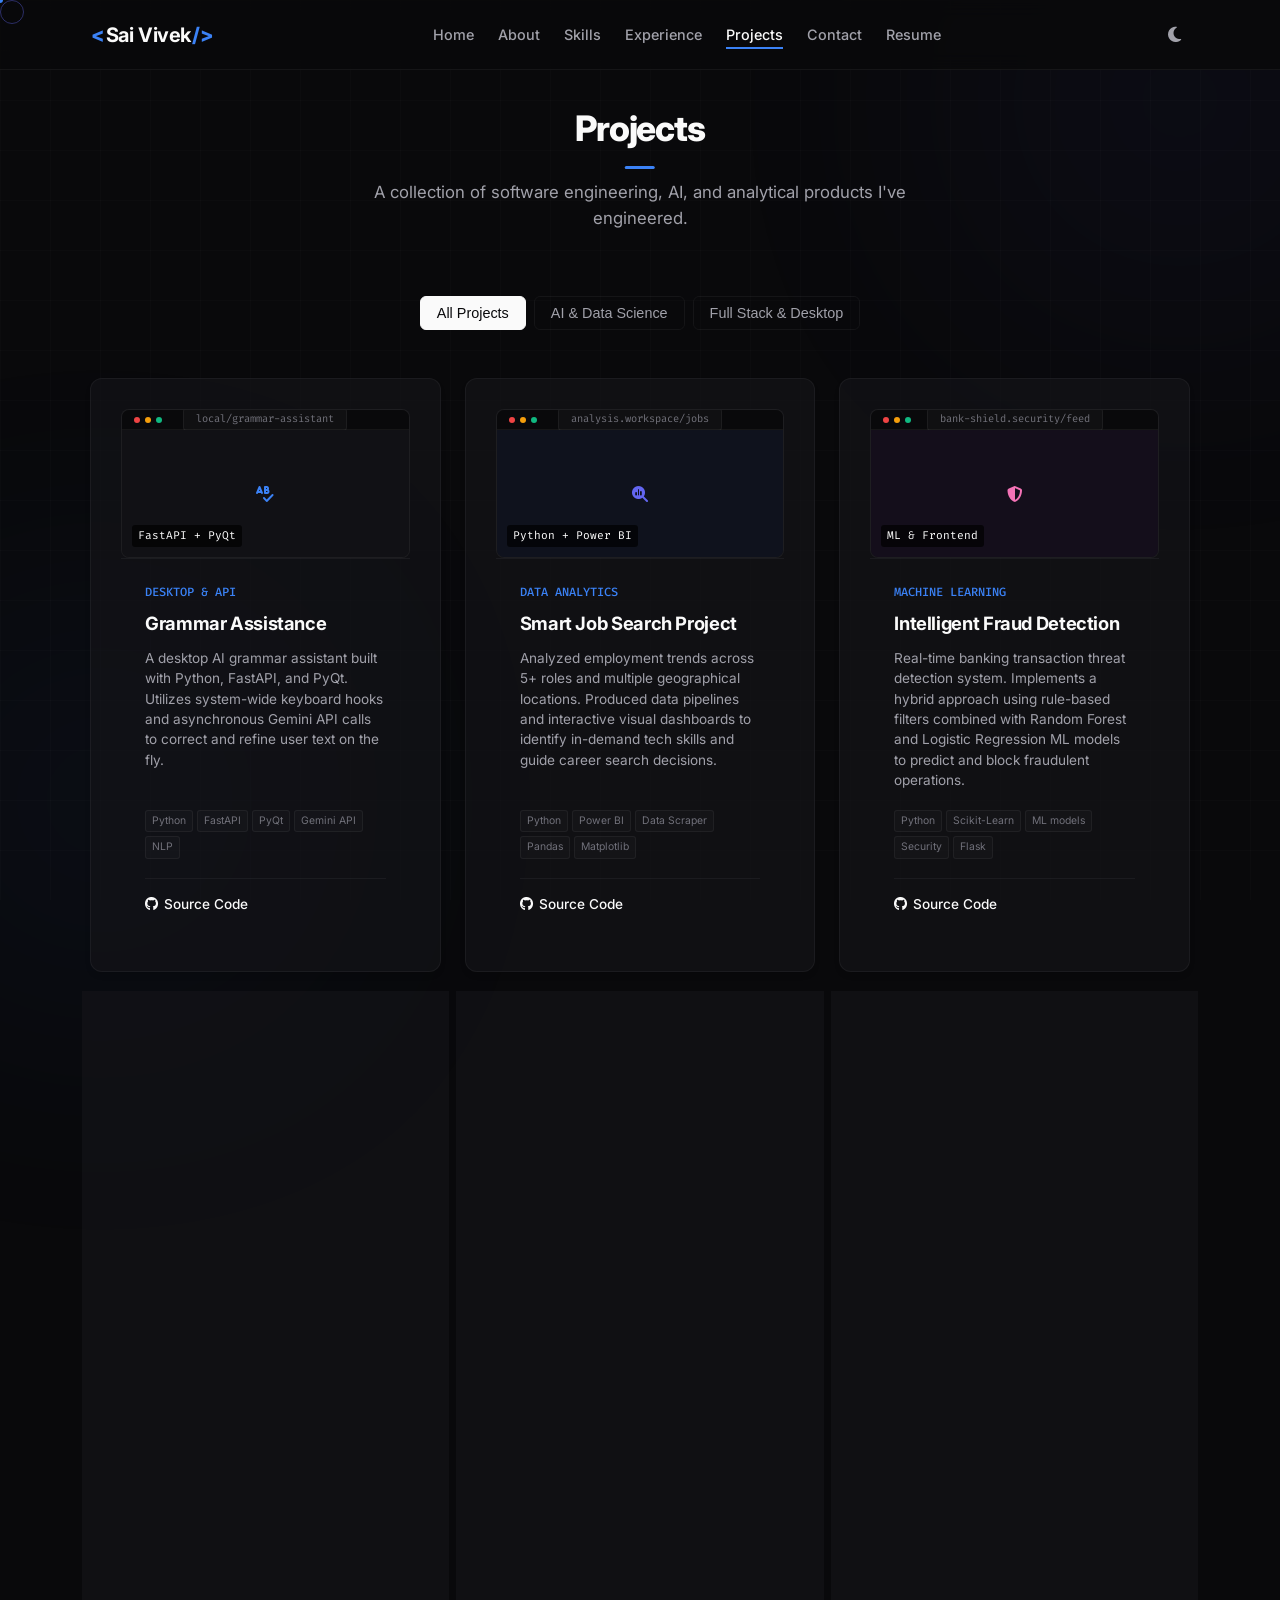
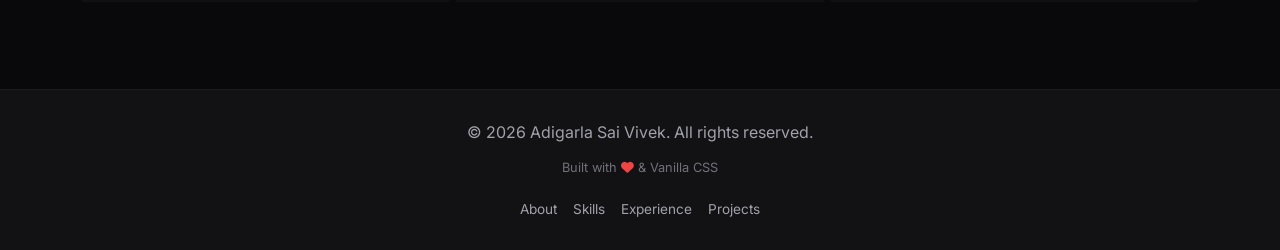
<file: projects.html>
<!DOCTYPE html>
<html lang="en">
<head>
  <meta charset="UTF-8">
  <meta name="viewport" content="width=device-width, initial-scale=1.0">
  <meta name="description" content="Featured technical projects of Adigarla Sai Vivek - Python desktop apps, ML systems, and analytics dashboards.">
  <meta name="keywords" content="Adigarla Sai Vivek, Projects, Software Engineer, Portfolio, Python, PyQt, ML, Fraud Detection, Data Science">
  <meta name="author" content="Adigarla Sai Vivek">
  <title>Projects | Adigarla Sai Vivek</title>
  
  <!-- FontAwesome Icons -->
  <link rel="stylesheet" href="https://cdnjs.cloudflare.com/ajax/libs/font-awesome/6.4.0/css/all.min.css">
  <!-- Google Fonts (Inter and Fira Code) -->
  <link rel="preconnect" href="https://fonts.googleapis.com">
  <link rel="preconnect" href="https://fonts.gstatic.com" crossorigin>
  <link href="https://fonts.googleapis.com/css2?family=Fira+Code:wght@400;500&family=Inter:wght@300;400;500;600;700;800&display=swap" rel="stylesheet">
  
  <!-- Custom Stylesheet -->
  <link rel="stylesheet" href="style.css">
</head>
<body class="dark-theme">

  <!-- Background Grid Overlay -->
  <div class="grid-bg-overlay"></div>

  <!-- Header & Sticky Navigation -->
  <header id="main-header">
    <div class="nav-container">
      <a href="index.html" class="logo">
        <span class="logo-accent">&lt;</span>Sai Vivek<span class="logo-accent"> /&gt;</span>
      </a>
      
      <nav id="navbar">
        <ul class="nav-links">
          <li><a href="index.html" class="nav-link">Home</a></li>
          <li><a href="about.html" class="nav-link">About</a></li>
          <li><a href="skills.html" class="nav-link">Skills</a></li>
          <li><a href="experience.html" class="nav-link">Experience</a></li>
          <li><a href="projects.html" class="nav-link active">Projects</a></li>
          <li><a href="contact.html" class="nav-link">Contact</a></li>
          <li><a href="resume.html" target="_blank" class="nav-link">Resume</a></li>
        </ul>
      </nav>

      <div class="nav-actions">
        <!-- Light/Dark Mode Switcher -->
        <button id="theme-toggle" aria-label="Toggle light/dark theme" title="Toggle theme">
          <i class="fa-solid fa-moon"></i>
        </button>
        <!-- Mobile Menu Toggle Button -->
        <button id="menu-btn" aria-label="Open navigation menu">
          <span class="bar"></span>
          <span class="bar"></span>
          <span class="bar"></span>
        </button>
      </div>
    </div>
  </header>

  <main>
    <!-- Projects Section -->
    <section class="projects-page-section">
      <div class="section-container">
        <h1 class="section-title">Projects</h1>
        <p class="section-subtitle">A collection of software engineering, AI, and analytical products I've engineered.</p>
        
        <!-- Project Filters -->
        <div class="project-filters">
          <button class="filter-btn active" data-filter="all">All Projects</button>
          <button class="filter-btn" data-filter="ai-ds">AI &amp; Data Science</button>
          <button class="filter-btn" data-filter="fullstack">Full Stack &amp; Desktop</button>
        </div>

        <!-- Projects Grid -->
        <div class="projects-grid">
          <!-- Project 1: Grammar Assistant -->
          <div class="project-card glass-card" data-category="fullstack">
            <div class="project-img-wrapper">
              <div class="browser-mockup">
                <div class="browser-header">
                  <div class="browser-dots">
                    <span class="dot-red"></span>
                    <span class="dot-yellow"></span>
                    <span class="dot-green"></span>
                  </div>
                  <div class="browser-address">local/grammar-assistant</div>
                </div>
                <div class="browser-body code-bg">
                  <i class="fa-solid fa-spell-check project-icon"></i>
                  <div class="tech-overlay">FastAPI + PyQt</div>
                </div>
              </div>
            </div>
            <div class="project-info-content">
              <span class="project-category">Desktop &amp; API</span>
              <h3>Grammar Assistance</h3>
              <p>A desktop AI grammar assistant built with Python, FastAPI, and PyQt. Utilizes system-wide keyboard hooks and asynchronous Gemini API calls to correct and refine user text on the fly.</p>
              <div class="project-tech-tags">
                <span>Python</span>
                <span>FastAPI</span>
                <span>PyQt</span>
                <span>Gemini API</span>
                <span>NLP</span>
              </div>
              <div class="project-links">
                <a href="https://github.com/Saivivek-adigarla" target="_blank" rel="noopener noreferrer" class="project-link-btn" aria-label="View source code on GitHub">
                  <i class="fa-brands fa-github"></i> Source Code
                </a>
              </div>
            </div>
          </div>

          <!-- Project 2: Smart Job Search -->
          <div class="project-card glass-card" data-category="ai-ds">
            <div class="project-img-wrapper">
              <div class="browser-mockup">
                <div class="browser-header">
                  <div class="browser-dots">
                    <span class="dot-red"></span>
                    <span class="dot-yellow"></span>
                    <span class="dot-green"></span>
                  </div>
                  <div class="browser-address">analysis.workspace/jobs</div>
                </div>
                <div class="browser-body chart-bg">
                  <i class="fa-solid fa-magnifying-glass-chart project-icon"></i>
                  <div class="tech-overlay">Python + Power BI</div>
                </div>
              </div>
            </div>
            <div class="project-info-content">
              <span class="project-category">Data Analytics</span>
              <h3>Smart Job Search Project</h3>
              <p>Analyzed employment trends across 5+ roles and multiple geographical locations. Produced data pipelines and interactive visual dashboards to identify in-demand tech skills and guide career search decisions.</p>
              <div class="project-tech-tags">
                <span>Python</span>
                <span>Power BI</span>
                <span>Data Scraper</span>
                <span>Pandas</span>
                <span>Matplotlib</span>
              </div>
              <div class="project-links">
                <a href="https://github.com/Saivivek-adigarla" target="_blank" rel="noopener noreferrer" class="project-link-btn" aria-label="View source code on GitHub">
                  <i class="fa-brands fa-github"></i> Source Code
                </a>
              </div>
            </div>
          </div>

          <!-- Project 3: Intelligent Fraud Detection -->
          <div class="project-card glass-card" data-category="ai-ds">
            <div class="project-img-wrapper">
              <div class="browser-mockup">
                <div class="browser-header">
                  <div class="browser-dots">
                    <span class="dot-red"></span>
                    <span class="dot-yellow"></span>
                    <span class="dot-green"></span>
                  </div>
                  <div class="browser-address">bank-shield.security/feed</div>
                </div>
                <div class="browser-body security-bg">
                  <i class="fa-solid fa-shield-halved project-icon"></i>
                  <div class="tech-overlay">ML &amp; Frontend</div>
                </div>
              </div>
            </div>
            <div class="project-info-content">
              <span class="project-category">Machine Learning</span>
              <h3>Intelligent Fraud Detection</h3>
              <p>Real-time banking transaction threat detection system. Implements a hybrid approach using rule-based filters combined with Random Forest and Logistic Regression ML models to predict and block fraudulent operations.</p>
              <div class="project-tech-tags">
                <span>Python</span>
                <span>Scikit-Learn</span>
                <span>ML models</span>
                <span>Security</span>
                <span>Flask</span>
              </div>
              <div class="project-links">
                <a href="https://github.com/Saivivek-adigarla" target="_blank" rel="noopener noreferrer" class="project-link-btn" aria-label="View source code on GitHub">
                  <i class="fa-brands fa-github"></i> Source Code
                </a>
              </div>
            </div>
          </div>

          <!-- Project 4: AI Engineering OS -->
          <div class="project-card glass-card" data-category="ai-ds">
            <div class="project-img-wrapper">
              <div class="browser-mockup">
                <div class="browser-header">
                  <div class="browser-dots">
                    <span class="dot-red"></span>
                    <span class="dot-yellow"></span>
                    <span class="dot-green"></span>
                  </div>
                  <div class="browser-address">ai-terminal.os/workspace</div>
                </div>
                <div class="browser-body ai-bg">
                  <i class="fa-solid fa-microchip project-icon"></i>
                  <div class="tech-overlay">Python + LLMs</div>
                </div>
              </div>
            </div>
            <div class="project-info-content">
              <span class="project-category">AI Infrastructure</span>
              <h3>AI Engineering OS</h3>
              <p>An open-source workspace configuration and development framework designed to streamline AI engineering. Integrates agentic workflows, prompt evaluation metrics, local LLM inference setups, and RAG pipelines.</p>
              <div class="project-tech-tags">
                <span>Python</span>
                <span>CrewAI</span>
                <span>LangChain</span>
                <span>RAG</span>
                <span>Ollama</span>
                <span>Vector DB</span>
              </div>
              <div class="project-links">
                <a href="https://github.com/Saivivek-adigarla/AI-Engineering-OS" target="_blank" rel="noopener noreferrer" class="project-link-btn" aria-label="View AI Engineering OS source code on GitHub">
                  <i class="fa-brands fa-github"></i> Source Code
                </a>
              </div>
            </div>
          </div>

          <!-- Project 5: Roots of Araku -->
          <div class="project-card glass-card" data-category="fullstack">
            <div class="project-img-wrapper">
              <div class="browser-mockup">
                <div class="browser-header">
                  <div class="browser-dots">
                    <span class="dot-red"></span>
                    <span class="dot-yellow"></span>
                    <span class="dot-green"></span>
                  </div>
                  <div class="browser-address">https://rootsofaraku.com</div>
                </div>
                <div class="browser-body organic-bg">
                  <i class="fa-solid fa-leaf project-icon"></i>
                  <div class="tech-overlay">React + Node.js</div>
                </div>
              </div>
            </div>
            <div class="project-info-content">
              <span class="project-category">E-Commerce &amp; Brand</span>
              <h3>Roots of Araku</h3>
              <p>Designed and developed a premium, responsive e-commerce and brand showcase platform for "Roots of Araku", an organic food brand. Focuses on full-stack implementation, UI designs, and database optimizations.</p>
              <div class="project-tech-tags">
                <span>React.js</span>
                <span>Node.js</span>
                <span>Express.js</span>
                <span>MongoDB</span>
                <span>HTML/CSS</span>
                <span>REST API</span>
              </div>
              <div class="project-links">
                <a href="https://rootsofaraku.com/" target="_blank" rel="noopener noreferrer" class="project-link-btn" aria-label="Visit Roots of Araku website">
                  <i class="fa-solid fa-earth-americas"></i> Live Website
                </a>
              </div>
            </div>
          </div>

          <!-- Project 6: Pickurstay Hotels -->
          <div class="project-card glass-card" data-category="fullstack">
            <div class="project-img-wrapper">
              <div class="browser-mockup">
                <div class="browser-header">
                  <div class="browser-dots">
                    <span class="dot-red"></span>
                    <span class="dot-yellow"></span>
                    <span class="dot-green"></span>
                  </div>
                  <div class="browser-address">https://pickurstayhotels.com</div>
                </div>
                <div class="browser-body hotel-bg">
                  <i class="fa-solid fa-hotel project-icon"></i>
                  <div class="tech-overlay">React.js + API</div>
                </div>
              </div>
            </div>
            <div class="project-info-content">
              <span class="project-category">Hospitality Platform</span>
              <h3>Pickurstay Hotels</h3>
              <p>Developed a responsive hotel stays booking and discovery web application. Implemented optimized room selection flows, fast load performance, search filters, and unified API endpoints integration.</p>
              <div class="project-tech-tags">
                <span>React.js</span>
                <span>REST APIs</span>
                <span>JavaScript</span>
                <span>CSS Grid</span>
                <span>Web Design</span>
              </div>
              <div class="project-links">
                <a href="https://www.pickurstayhotels.com/" target="_blank" rel="noopener noreferrer" class="project-link-btn" aria-label="Visit Pickurstay Hotels website">
                  <i class="fa-solid fa-earth-americas"></i> Live Website
                </a>
              </div>
            </div>
          </div>
        </div>
      </div>
    </section>
  </main>

  <!-- Footer -->
  <footer class="main-footer">
    <div class="section-container footer-content">
      <p>&copy; 2026 Adigarla Sai Vivek. All rights reserved.</p>
      <p class="design-by">Built with <i class="fa-solid fa-heart heart-pulse"></i> &amp; Vanilla CSS</p>
      <div class="footer-links">
        <a href="about.html">About</a>
        <a href="skills.html">Skills</a>
        <a href="experience.html">Experience</a>
        <a href="projects.html">Projects</a>
      </div>
    </div>
  </footer>

  <!-- Custom JavaScript File -->
  <script src="script.js"></script>
</body>
</html>
</file>
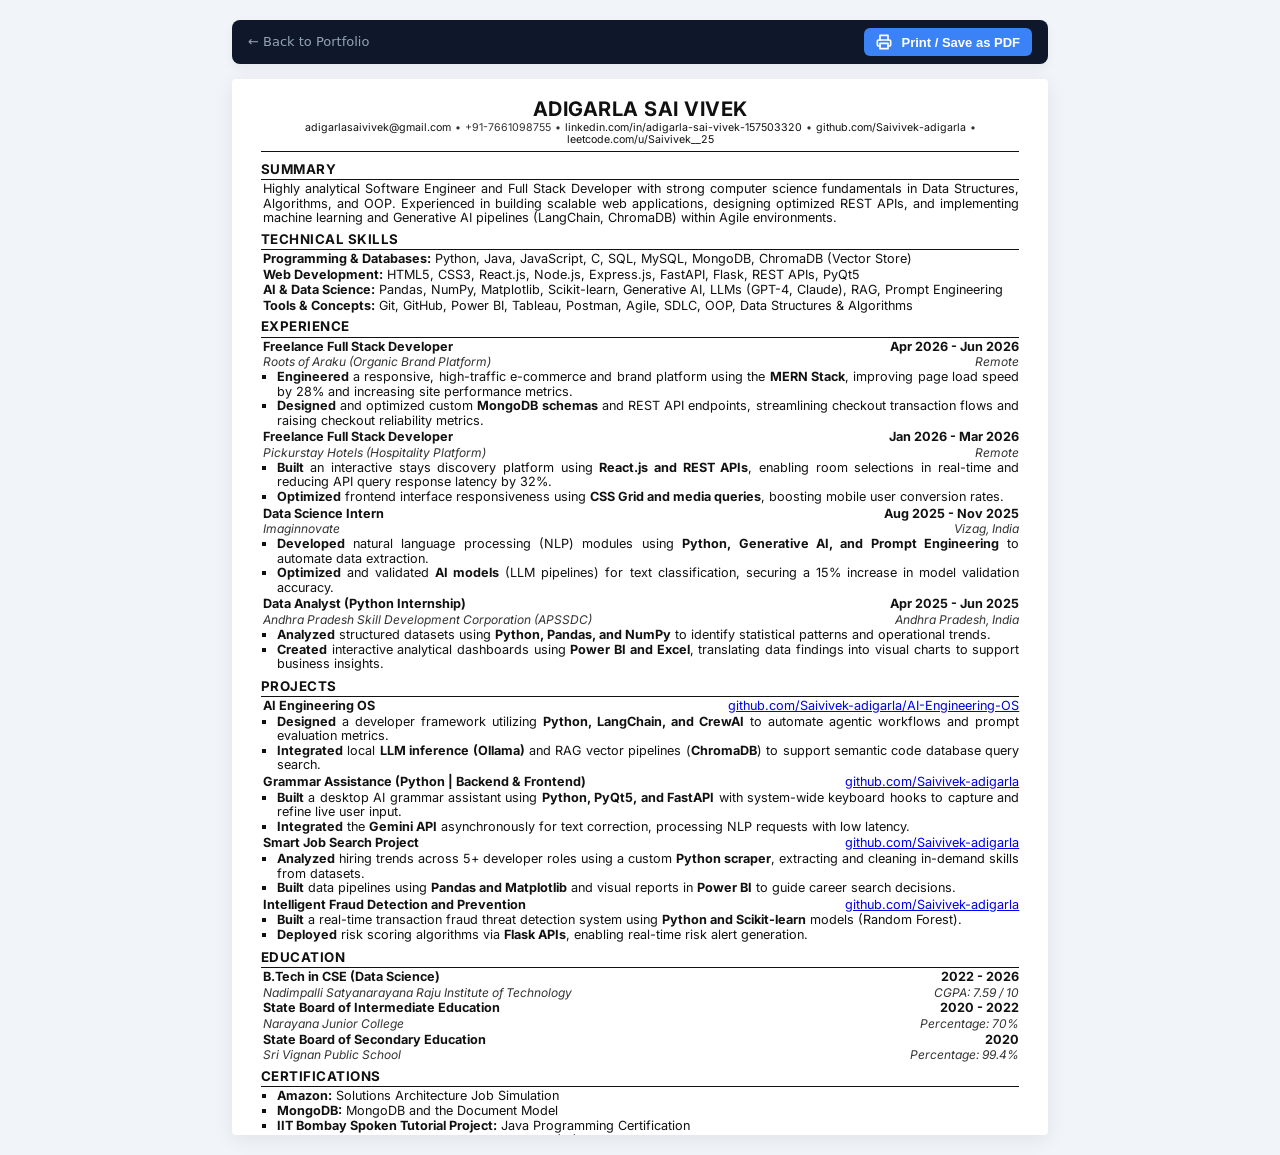
<file: resume.html>
<!DOCTYPE html>
<html lang="en">
<head>
  <meta charset="UTF-8">
  <meta name="viewport" content="width=device-width, initial-scale=1.0">
  <title>Adigarla Sai Vivek - Resume</title>
  <!-- Google Fonts (Inter) -->
  <link rel="preconnect" href="https://fonts.googleapis.com">
  <link rel="preconnect" href="https://fonts.gstatic.com" crossorigin>
  <link href="https://fonts.googleapis.com/css2?family=Inter:wght@300;400;500;600;700;800&display=swap" rel="stylesheet">
  <style>
    /* ==========================================================================
       ATS COMPLIANT RESUME STYLING (CALIBRI 10.5PT TYPEFACE - 1 PAGE FIT)
       ========================================================================== */
    * {
      box-sizing: border-box;
      margin: 0;
      padding: 0;
    }

    body {
      font-family: 'Inter', -apple-system, BlinkMacSystemFont, "Segoe UI", Roboto, Helvetica, Arial, sans-serif;
      color: #111111;
      background-color: #f1f5f9; /* Soft screen background showing page borders */
      line-height: 1.15;
      font-size: 9.8pt;
      padding: 20px 0;
      margin: 0;
    }

    /* Floating UI Controls (hidden during print) */
    .no-print-bar {
      background: #0f172a;
      color: #ffffff;
      padding: 8px 16px;
      border-radius: 8px;
      margin: 0 auto 15px auto;
      display: flex;
      justify-content: space-between;
      align-items: center;
      font-family: system-ui, -apple-system, sans-serif;
      max-width: 8.5in;
      box-shadow: 0 4px 12px rgba(0,0,0,0.05);
    }

    .no-print-bar a {
      color: #94a3b8;
      text-decoration: none;
      font-weight: 500;
      font-size: 13px;
      transition: color 0.2s;
    }

    .no-print-bar a:hover {
      color: #ffffff;
    }

    .print-btn {
      background: #3b82f6;
      color: #ffffff;
      border: none;
      padding: 6px 12px;
      border-radius: 6px;
      font-weight: 600;
      font-size: 13px;
      cursor: pointer;
      display: flex;
      align-items: center;
      gap: 6px;
      transition: background 0.2s;
    }

    .print-btn:hover {
      background: #2563eb;
    }

    /* Paper Page Mockup for Screen View */
    .resume-wrapper {
      background: #ffffff;
      width: 8.5in;
      min-height: 11in;
      max-height: 11in; /* Keep strictly within A4/Letter print height limits */
      margin: 0 auto;
      padding: 0.20in 0.30in;
      box-shadow: 0 4px 20px rgba(0, 0, 0, 0.08);
      border-radius: 4px;
      overflow: hidden;
      display: flex;
      flex-direction: column;
    }

    .resume-header {
      text-align: center;
      margin-bottom: 5px;
      border-bottom: 1.5px solid #111111;
      padding-bottom: 4px;
    }

    .resume-name {
      font-size: 15pt;
      font-weight: bold;
      letter-spacing: 0.5px;
      margin-bottom: 1px;
      text-transform: uppercase;
    }

    .resume-contact {
      font-size: 8.0pt;
      color: #333333;
      word-spacing: 1px;
    }

    .resume-contact a {
      color: #111111;
      text-decoration: none;
    }
    
    .resume-contact a:hover {
      text-decoration: underline;
    }

    .resume-section {
      margin-top: 5px;
    }

    .section-title {
      font-size: 10.0pt;
      font-weight: bold;
      text-transform: uppercase;
      border-bottom: 1.5px solid #111111;
      padding-bottom: 2px;
      margin-bottom: 2px;
      letter-spacing: 0.5px;
    }

    .section-content {
      padding-left: 2px;
    }

    p {
      margin-bottom: 1px;
      text-align: justify;
      font-size: 9.5pt;
    }

    /* Skills Spacing */
    .skills-category {
      margin-bottom: 1px;
      font-size: 9.5pt;
    }
    
    .skills-category strong {
      font-weight: bold;
    }

    /* Experience & Projects entry structure */
    .entry {
      margin-bottom: 2px;
    }

    .entry-header {
      display: flex;
      justify-content: space-between;
      font-weight: bold;
      margin-bottom: 1px;
      font-size: 9.5pt;
    }

    .entry-subheader {
      display: flex;
      justify-content: space-between;
      font-style: italic;
      color: #333333;
      margin-bottom: 1px;
      font-size: 9.0pt;
    }

    ul {
      list-style-type: square;
      padding-left: 14px;
      margin-bottom: 1px;
    }

    li {
      margin-bottom: 0.2px;
      text-align: justify;
      font-size: 9.5pt;
    }

    /* Page-Break controls to guarantee 1-page fitment on A4/Letter */
    @media print {
      body {
        font-family: 'Inter', -apple-system, BlinkMacSystemFont, "Segoe UI", Roboto, Helvetica, Arial, sans-serif !important;
        padding: 0 !important;
        margin: 0 auto !important;
        width: 8.5in !important; 
        max-width: 8.5in !important;
        font-size: 9.0pt !important;
        line-height: 1.15 !important;
        color: #000000 !important;
        background: #ffffff !important;
        -webkit-print-color-adjust: exact;
        print-color-adjust: exact;
      }

      .no-print-bar {
        display: none !important;
      }
      
      @page {
        size: letter;
        margin: 0.22in 0.3in;
      }

      .resume-wrapper {
        width: 100% !important;
        max-width: 100% !important;
        min-height: 100% !important;
        max-height: 100% !important;
        padding: 0 !important;
        margin: 0 !important;
        box-shadow: none !important;
        border: none !important;
        background: transparent !important;
        overflow: hidden !important; /* Prevent browser from splitting text across page breaks */
      }

      .resume-header {
        margin-bottom: 4px !important;
        padding-bottom: 3px !important;
      }

      .resume-name {
        font-size: 13pt !important;
      }

      .resume-contact {
        font-size: 7.8pt !important;
      }

      .resume-section {
        margin-top: 4px !important;
      }
      
      .section-title {
        font-size: 9.0pt !important;
        margin-bottom: 2px !important;
      }

      .skills-category {
        margin-bottom: 1px !important;
      }

      .entry {
        margin-bottom: 2px !important;
      }

      .entry-header {
        margin-bottom: 0px !important;
        display: flex !important;
        flex-direction: row !important;
        justify-content: space-between !important;
        flex-wrap: nowrap !important;
      }

      .entry-subheader {
        margin-bottom: 0px !important;
        display: flex !important;
        flex-direction: row !important;
        justify-content: space-between !important;
        flex-wrap: nowrap !important;
      }

      ul {
        margin-bottom: 1px !important;
      }

      li {
        margin-bottom: 0.2px !important;
      }

      p {
        margin-bottom: 1px !important;
      }
    }
  </style>
</head>
<body>

  <!-- Floating Navigation Panel (Hidden on Print) -->
  <div class="no-print-bar">
    <a href="index.html">&larr; Back to Portfolio</a>
    <button onclick="window.print()" class="print-btn">
      <svg width="16" height="16" viewBox="0 0 24 24" fill="none" stroke="currentColor" stroke-width="2.5" stroke-linecap="round" stroke-linejoin="round" style="margin-right: 4px;"><path d="M6 9V2h12v7"></path><path d="M6 18H4a2 2 0 0 1-2-2v-5a2 2 0 0 1 2-2h16a2 2 0 0 1 2 2v5a2 2 0 0 1-2 2h-2"></path><rect x="6" y="14" width="12" height="8"></rect></svg>
      Print / Save as PDF
    </button>
  </div>

  <!-- ATS Document Wrapper -->
  <div class="resume-wrapper">
    
    <!-- Contact Info -->
    <header class="resume-header">
      <h1 class="resume-name">Adigarla Sai Vivek</h1>
      <div class="resume-contact">
        <a href="mailto:adigarlasaivivek@gmail.com">adigarlasaivivek@gmail.com</a> &bull; 
        +91-7661098755 &bull; 
        <a href="https://www.linkedin.com/in/adigarla-sai-vivek-157503320" target="_blank">linkedin.com/in/adigarla-sai-vivek-157503320</a> &bull; 
        <a href="https://github.com/Saivivek-adigarla" target="_blank">github.com/Saivivek-adigarla</a> &bull; 
        <a href="https://leetcode.com/u/Saivivek__25/" target="_blank">leetcode.com/u/Saivivek__25</a>
      </div>
    </header>

    <!-- SUMMARY -->
    <section class="resume-section">
      <h2 class="section-title">SUMMARY</h2>
      <div class="section-content">
        <p>Highly analytical Software Engineer and Full Stack Developer with strong computer science fundamentals in Data Structures, Algorithms, and OOP. Experienced in building scalable web applications, designing optimized REST APIs, and implementing machine learning and Generative AI pipelines (LangChain, ChromaDB) within Agile environments.</p>
      </div>
    </section>

    <!-- TECHNICAL SKILLS -->
    <section class="resume-section">
      <h2 class="section-title">TECHNICAL SKILLS</h2>
      <div class="section-content">
        <div class="skills-category">
          <strong>Programming &amp; Databases:</strong> Python, Java, JavaScript, C, SQL, MySQL, MongoDB, ChromaDB (Vector Store)
        </div>
        <div class="skills-category">
          <strong>Web Development:</strong> HTML5, CSS3, React.js, Node.js, Express.js, FastAPI, Flask, REST APIs, PyQt5
        </div>
        <div class="skills-category">
          <strong>AI &amp; Data Science:</strong> Pandas, NumPy, Matplotlib, Scikit-learn, Generative AI, LLMs (GPT-4, Claude), RAG, Prompt Engineering
        </div>
        <div class="skills-category">
          <strong>Tools &amp; Concepts:</strong> Git, GitHub, Power BI, Tableau, Postman, Agile, SDLC, OOP, Data Structures &amp; Algorithms
        </div>
      </div>
    </section>

    <!-- EXPERIENCE -->
    <section class="resume-section">
      <h2 class="section-title">EXPERIENCE</h2>
      <div class="section-content">
        <!-- Freelance Full Stack: Roots of Araku -->
        <div class="entry">
          <div class="entry-header">
            <span>Freelance Full Stack Developer</span>
            <span>Apr 2026 - Jun 2026</span>
          </div>
          <div class="entry-subheader">
            <span>Roots of Araku (Organic Brand Platform)</span>
            <span>Remote</span>
          </div>
          <ul>
            <li><strong>Engineered</strong> a responsive, high-traffic e-commerce and brand platform using the <strong>MERN Stack</strong>, improving page load speed by 28% and increasing site performance metrics.</li>
            <li><strong>Designed</strong> and optimized custom <strong>MongoDB schemas</strong> and REST API endpoints, streamlining checkout transaction flows and raising checkout reliability metrics.</li>
          </ul>
        </div>

        <!-- Freelance Full Stack: Pickurstay Hotels -->
        <div class="entry">
          <div class="entry-header">
            <span>Freelance Full Stack Developer</span>
            <span>Jan 2026 - Mar 2026</span>
          </div>
          <div class="entry-subheader">
            <span>Pickurstay Hotels (Hospitality Platform)</span>
            <span>Remote</span>
          </div>
          <ul>
            <li><strong>Built</strong> an interactive stays discovery platform using <strong>React.js and REST APIs</strong>, enabling room selections in real-time and reducing API query response latency by 32%.</li>
            <li><strong>Optimized</strong> frontend interface responsiveness using <strong>CSS Grid and media queries</strong>, boosting mobile user conversion rates.</li>
          </ul>
        </div>

        <!-- Imaginnovate -->
        <div class="entry">
          <div class="entry-header">
            <span>Data Science Intern</span>
            <span>Aug 2025 - Nov 2025</span>
          </div>
          <div class="entry-subheader">
            <span>Imaginnovate</span>
            <span>Vizag, India</span>
          </div>
          <ul>
            <li><strong>Developed</strong> natural language processing (NLP) modules using <strong>Python, Generative AI, and Prompt Engineering</strong> to automate data extraction.</li>
            <li><strong>Optimized</strong> and validated <strong>AI models</strong> (LLM pipelines) for text classification, securing a 15% increase in model validation accuracy.</li>
          </ul>
        </div>

        <!-- APSSDC -->
        <div class="entry">
          <div class="entry-header">
            <span>Data Analyst (Python Internship)</span>
            <span>Apr 2025 - Jun 2025</span>
          </div>
          <div class="entry-subheader">
            <span>Andhra Pradesh Skill Development Corporation (APSSDC)</span>
            <span>Andhra Pradesh, India</span>
          </div>
          <ul>
            <li><strong>Analyzed</strong> structured datasets using <strong>Python, Pandas, and NumPy</strong> to identify statistical patterns and operational trends.</li>
            <li><strong>Created</strong> interactive analytical dashboards using <strong>Power BI and Excel</strong>, translating data findings into visual charts to support business insights.</li>
          </ul>
        </div>
      </div>
    </section>

    <!-- PROJECTS -->
    <section class="resume-section">
      <h2 class="section-title">PROJECTS</h2>
      <div class="section-content">
        <!-- AI Engineering OS -->
        <div class="entry">
          <div class="entry-header">
            <span>AI Engineering OS</span>
            <span><a href="https://github.com/Saivivek-adigarla/AI-Engineering-OS" target="_blank" style="font-weight: normal;">github.com/Saivivek-adigarla/AI-Engineering-OS</a></span>
          </div>
          <ul>
            <li><strong>Designed</strong> a developer framework utilizing <strong>Python, LangChain, and CrewAI</strong> to automate agentic workflows and prompt evaluation metrics.</li>
            <li><strong>Integrated</strong> local <strong>LLM inference (Ollama)</strong> and RAG vector pipelines (<strong>ChromaDB</strong>) to support semantic code database query search.</li>
          </ul>
        </div>

        <!-- Grammar Assistance -->
        <div class="entry">
          <div class="entry-header">
            <span>Grammar Assistance (Python | Backend &amp; Frontend)</span>
            <span><a href="https://github.com/Saivivek-adigarla" target="_blank" style="font-weight: normal;">github.com/Saivivek-adigarla</a></span>
          </div>
          <ul>
            <li><strong>Built</strong> a desktop AI grammar assistant using <strong>Python, PyQt5, and FastAPI</strong> with system-wide keyboard hooks to capture and refine live user input.</li>
            <li><strong>Integrated</strong> the <strong>Gemini API</strong> asynchronously for text correction, processing NLP requests with low latency.</li>
          </ul>
        </div>

        <!-- Smart Job Search Project -->
        <div class="entry">
          <div class="entry-header">
            <span>Smart Job Search Project</span>
            <span><a href="https://github.com/Saivivek-adigarla" target="_blank" style="font-weight: normal;">github.com/Saivivek-adigarla</a></span>
          </div>
          <ul>
            <li><strong>Analyzed</strong> hiring trends across 5+ developer roles using a custom <strong>Python scraper</strong>, extracting and cleaning in-demand skills from datasets.</li>
            <li><strong>Built</strong> data pipelines using <strong>Pandas and Matplotlib</strong> and visual reports in <strong>Power BI</strong> to guide career search decisions.</li>
          </ul>
        </div>

        <!-- Intelligent Fraud Detection -->
        <div class="entry">
          <div class="entry-header">
            <span>Intelligent Fraud Detection and Prevention</span>
            <span><a href="https://github.com/Saivivek-adigarla" target="_blank" style="font-weight: normal;">github.com/Saivivek-adigarla</a></span>
          </div>
          <ul>
            <li><strong>Built</strong> a real-time transaction fraud threat detection system using <strong>Python and Scikit-learn</strong> models (Random Forest).</li>
            <li><strong>Deployed</strong> risk scoring algorithms via <strong>Flask APIs</strong>, enabling real-time risk alert generation.</li>
          </ul>
        </div>
      </div>
    </section>

    <!-- EDUCATION -->
    <section class="resume-section">
      <h2 class="section-title">EDUCATION</h2>
      <div class="section-content">
        <div class="entry">
          <div class="entry-header">
            <span>B.Tech in CSE (Data Science)</span>
            <span>2022 - 2026</span>
          </div>
          <div class="entry-subheader">
            <span>Nadimpalli Satyanarayana Raju Institute of Technology</span>
            <span>CGPA: 7.59 / 10</span>
          </div>
        </div>
        <div class="entry">
          <div class="entry-header">
            <span>State Board of Intermediate Education</span>
            <span>2020 - 2022</span>
          </div>
          <div class="entry-subheader">
            <span>Narayana Junior College</span>
            <span>Percentage: 70%</span>
          </div>
        </div>
        <div class="entry">
          <div class="entry-header">
            <span>State Board of Secondary Education</span>
            <span>2020</span>
          </div>
          <div class="entry-subheader">
            <span>Sri Vignan Public School</span>
            <span>Percentage: 99.4%</span>
          </div>
        </div>
      </div>
    </section>

    <!-- CERTIFICATIONS -->
    <section class="resume-section">
      <h2 class="section-title">CERTIFICATIONS</h2>
      <div class="section-content">
        <ul>
          <li><strong>Amazon:</strong> Solutions Architecture Job Simulation</li>
          <li><strong>MongoDB:</strong> MongoDB and the Document Model</li>
          <li><strong>IIT Bombay Spoken Tutorial Project:</strong> Java Programming Certification</li>
          <li><strong>Coursera:</strong> Introduction to Artificial Intelligence (AI)</li>
          <li><strong>Microsoft:</strong> Introduction to Generative AI</li>
        </ul>
      </div>
    </section>

    <!-- CO-CURRICULAR ACTIVITIES -->
    <section class="resume-section">
      <h2 class="section-title">CO-CURRICULAR ACTIVITIES</h2>
      <div class="section-content">
        <ul>
          <li>Participated in <strong>24-hours Hackathon 2024</strong> conducted at NSRIT.</li>
          <li>Participated in <strong>"Hack2Impact"</strong> hackathon organized by IIC.</li>
          <li>Attended professional training workshop on <strong>Blockchain</strong> at Kakinada hosted by GVPC.</li>
        </ul>
      </div>
    </section>

  </div>

  <!-- Auto Print Prompt Script -->
  <script>
    window.addEventListener('DOMContentLoaded', () => {
      // Auto prompt print dialog after a slight delay
      setTimeout(() => {
        window.print();
      }, 600);
    });
  </script>
</body>
</html>
</file>
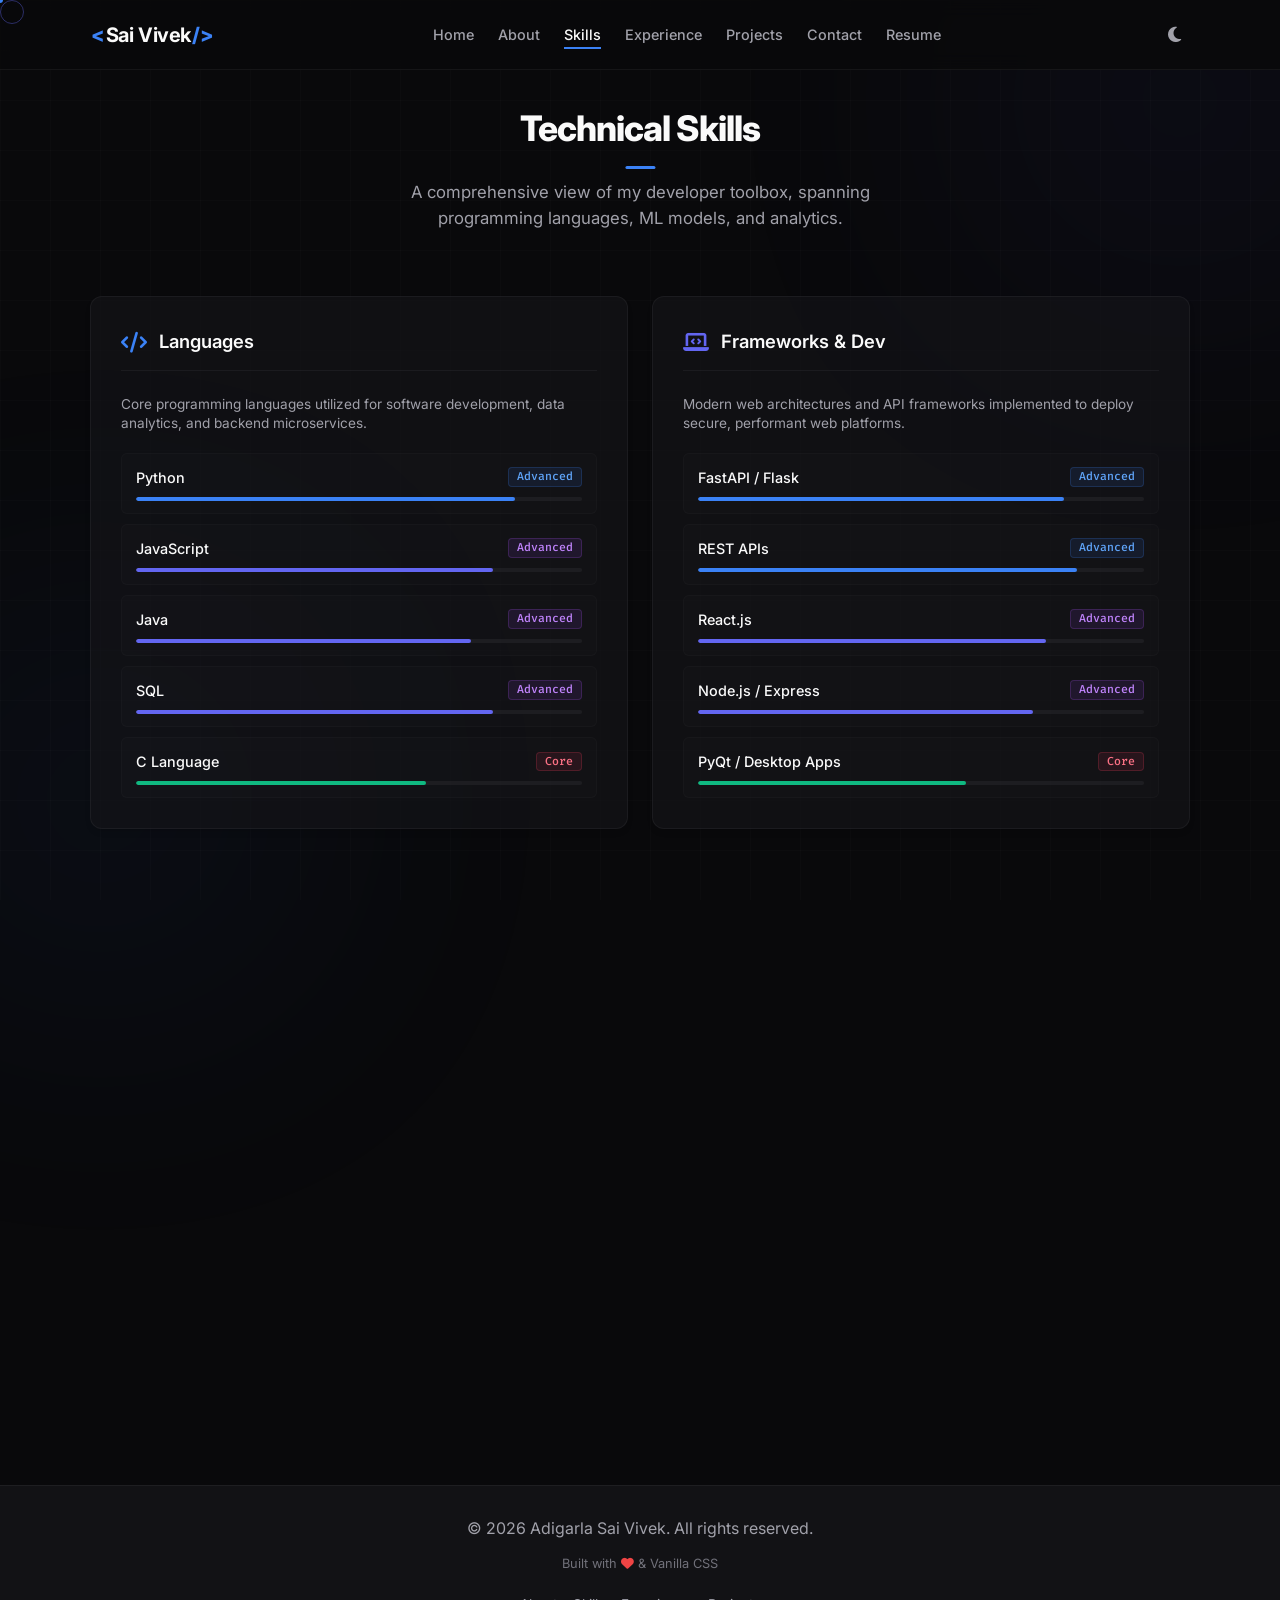
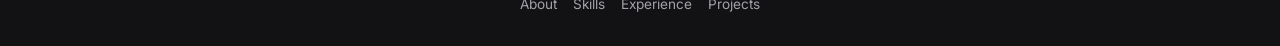
<file: skills.html>
<!DOCTYPE html>
<html lang="en">
<head>
  <meta charset="UTF-8">
  <meta name="viewport" content="width=device-width, initial-scale=1.0">
  <meta name="description" content="Technical expertise of Adigarla Sai Vivek - Python, Data Science, Full Stack Web Dev, Databases, and Core Engineering Concepts.">
  <meta name="keywords" content="Adigarla Sai Vivek, Skills, Python, Data Science, AI, Databases, MongoDB, SQL, React, FastAPI">
  <meta name="author" content="Adigarla Sai Vivek">
  <title>Skills &amp; Expertise | Adigarla Sai Vivek</title>
  
  <!-- FontAwesome Icons -->
  <link rel="stylesheet" href="https://cdnjs.cloudflare.com/ajax/libs/font-awesome/6.4.0/css/all.min.css">
  <!-- Google Fonts (Inter and Fira Code) -->
  <link rel="preconnect" href="https://fonts.googleapis.com">
  <link rel="preconnect" href="https://fonts.gstatic.com" crossorigin>
  <link href="https://fonts.googleapis.com/css2?family=Fira+Code:wght@400;500&family=Inter:wght@300;400;500;600;700;800&display=swap" rel="stylesheet">
  
  <!-- Custom Stylesheet -->
  <link rel="stylesheet" href="style.css">
</head>
<body class="dark-theme">

  <!-- Background Grid Overlay -->
  <div class="grid-bg-overlay"></div>

  <!-- Header & Sticky Navigation -->
  <header id="main-header">
    <div class="nav-container">
      <a href="index.html" class="logo">
        <span class="logo-accent">&lt;</span>Sai Vivek<span class="logo-accent"> /&gt;</span>
      </a>
      
      <nav id="navbar">
        <ul class="nav-links">
          <li><a href="index.html" class="nav-link">Home</a></li>
          <li><a href="about.html" class="nav-link">About</a></li>
          <li><a href="skills.html" class="nav-link active">Skills</a></li>
          <li><a href="experience.html" class="nav-link">Experience</a></li>
          <li><a href="projects.html" class="nav-link">Projects</a></li>
          <li><a href="contact.html" class="nav-link">Contact</a></li>
          <li><a href="resume.html" target="_blank" class="nav-link">Resume</a></li>
        </ul>
      </nav>

      <div class="nav-actions">
        <!-- Light/Dark Mode Switcher -->
        <button id="theme-toggle" aria-label="Toggle light/dark theme" title="Toggle theme">
          <i class="fa-solid fa-moon"></i>
        </button>
        <!-- Mobile Menu Toggle Button -->
        <button id="menu-btn" aria-label="Open navigation menu">
          <span class="bar"></span>
          <span class="bar"></span>
          <span class="bar"></span>
        </button>
      </div>
    </div>
  </header>

  <main>
    <!-- Technical Skills Section -->
    <section class="skills-page-section">
      <div class="section-container">
        <h1 class="section-title">Technical Skills</h1>
        <p class="section-subtitle">A comprehensive view of my developer toolbox, spanning programming languages, ML models, and analytics.</p>
        
        <div class="skills-grid">
          <!-- Languages -->
          <div class="skill-category-card glass-card">
            <div class="category-header">
              <i class="fa-solid fa-code icon-primary"></i>
              <h3>Languages</h3>
            </div>
            <p class="category-desc">Core programming languages utilized for software development, data analytics, and backend microservices.</p>
            <div class="skills-dashboard-list">
              <div class="dashboard-skill-item">
                <div class="skill-info-row">
                  <span class="skill-name">Python</span>
                  <span class="skill-badge badge-expert">Advanced</span>
                </div>
                <div class="skill-progress-bar-wrapper">
                  <div class="skill-progress-bar bar-expert" style="width: 85%;"></div>
                </div>
              </div>
              <div class="dashboard-skill-item">
                <div class="skill-info-row">
                  <span class="skill-name">JavaScript</span>
                  <span class="skill-badge badge-advanced">Advanced</span>
                </div>
                <div class="skill-progress-bar-wrapper">
                  <div class="skill-progress-bar bar-advanced" style="width: 80%;"></div>
                </div>
              </div>
              <div class="dashboard-skill-item">
                <div class="skill-info-row">
                  <span class="skill-name">Java</span>
                  <span class="skill-badge badge-advanced">Advanced</span>
                </div>
                <div class="skill-progress-bar-wrapper">
                  <div class="skill-progress-bar bar-advanced" style="width: 75%;"></div>
                </div>
              </div>
              <div class="dashboard-skill-item">
                <div class="skill-info-row">
                  <span class="skill-name">SQL</span>
                  <span class="skill-badge badge-advanced">Advanced</span>
                </div>
                <div class="skill-progress-bar-wrapper">
                  <div class="skill-progress-bar bar-advanced" style="width: 80%;"></div>
                </div>
              </div>
              <div class="dashboard-skill-item">
                <div class="skill-info-row">
                  <span class="skill-name">C Language</span>
                  <span class="skill-badge badge-intermediate">Core</span>
                </div>
                <div class="skill-progress-bar-wrapper">
                  <div class="skill-progress-bar bar-intermediate" style="width: 65%;"></div>
                </div>
              </div>
            </div>
          </div>

          <!-- Web Development -->
          <div class="skill-category-card glass-card">
            <div class="category-header">
              <i class="fa-solid fa-laptop-code icon-accent"></i>
              <h3>Frameworks &amp; Dev</h3>
            </div>
            <p class="category-desc">Modern web architectures and API frameworks implemented to deploy secure, performant web platforms.</p>
            <div class="skills-dashboard-list">
              <div class="dashboard-skill-item">
                <div class="skill-info-row">
                  <span class="skill-name">FastAPI / Flask</span>
                  <span class="skill-badge badge-expert">Advanced</span>
                </div>
                <div class="skill-progress-bar-wrapper">
                  <div class="skill-progress-bar bar-expert" style="width: 82%;"></div>
                </div>
              </div>
              <div class="dashboard-skill-item">
                <div class="skill-info-row">
                  <span class="skill-name">REST APIs</span>
                  <span class="skill-badge badge-expert">Advanced</span>
                </div>
                <div class="skill-progress-bar-wrapper">
                  <div class="skill-progress-bar bar-expert" style="width: 85%;"></div>
                </div>
              </div>
              <div class="dashboard-skill-item">
                <div class="skill-info-row">
                  <span class="skill-name">React.js</span>
                  <span class="skill-badge badge-advanced">Advanced</span>
                </div>
                <div class="skill-progress-bar-wrapper">
                  <div class="skill-progress-bar bar-advanced" style="width: 78%;"></div>
                </div>
              </div>
              <div class="dashboard-skill-item">
                <div class="skill-info-row">
                  <span class="skill-name">Node.js / Express</span>
                  <span class="skill-badge badge-advanced">Advanced</span>
                </div>
                <div class="skill-progress-bar-wrapper">
                  <div class="skill-progress-bar bar-advanced" style="width: 75%;"></div>
                </div>
              </div>
              <div class="dashboard-skill-item">
                <div class="skill-info-row">
                  <span class="skill-name">PyQt / Desktop Apps</span>
                  <span class="skill-badge badge-intermediate">Core</span>
                </div>
                <div class="skill-progress-bar-wrapper">
                  <div class="skill-progress-bar bar-intermediate" style="width: 60%;"></div>
                </div>
              </div>
            </div>
          </div>

          <!-- AI & Data Science -->
          <div class="skill-category-card glass-card">
            <div class="category-header">
              <i class="fa-solid fa-brain icon-secondary"></i>
              <h3>AI &amp; Data Science</h3>
            </div>
            <p class="category-desc">Statistical analytics frameworks, LLMs integration, prompt systems, and structured machine learning pipelines.</p>
            <div class="skills-dashboard-list">
              <div class="dashboard-skill-item">
                <div class="skill-info-row">
                  <span class="skill-name">LLMs &amp; Generative AI</span>
                  <span class="skill-badge badge-expert">Advanced</span>
                </div>
                <div class="skill-progress-bar-wrapper">
                  <div class="skill-progress-bar bar-expert" style="width: 85%;"></div>
                </div>
              </div>
              <div class="dashboard-skill-item">
                <div class="skill-info-row">
                  <span class="skill-name">Prompt Engineering</span>
                  <span class="skill-badge badge-expert">Advanced</span>
                </div>
                <div class="skill-progress-bar-wrapper">
                  <div class="skill-progress-bar bar-expert" style="width: 90%;"></div>
                </div>
              </div>
              <div class="dashboard-skill-item">
                <div class="skill-info-row">
                  <span class="skill-name">Pandas &amp; NumPy</span>
                  <span class="skill-badge badge-advanced">Advanced</span>
                </div>
                <div class="skill-progress-bar-wrapper">
                  <div class="skill-progress-bar bar-advanced" style="width: 80%;"></div>
                </div>
              </div>
              <div class="dashboard-skill-item">
                <div class="skill-info-row">
                  <span class="skill-name">Scikit-Learn (ML)</span>
                  <span class="skill-badge badge-intermediate">Core</span>
                </div>
                <div class="skill-progress-bar-wrapper">
                  <div class="skill-progress-bar bar-intermediate" style="width: 68%;"></div>
                </div>
              </div>
              <div class="dashboard-skill-item">
                <div class="skill-info-row">
                  <span class="skill-name">Matplotlib / Data Vis</span>
                  <span class="skill-badge badge-intermediate">Core</span>
                </div>
                <div class="skill-progress-bar-wrapper">
                  <div class="skill-progress-bar bar-intermediate" style="width: 70%;"></div>
                </div>
              </div>
            </div>
          </div>

          <!-- Databases & Tools -->
          <div class="skill-category-card glass-card">
            <div class="category-header">
              <i class="fa-solid fa-toolbox icon-tertiary"></i>
              <h3>Databases &amp; Tools</h3>
            </div>
            <div class="tags-container">
              <span class="skill-tag"><i class="fa-solid fa-database"></i> MongoDB</span>
              <span class="skill-tag"><i class="fa-solid fa-database"></i> MySQL</span>
              <span class="skill-tag"><i class="fa-brands fa-git-alt"></i> Git / GitHub</span>
              <span class="skill-tag"><i class="fa-solid fa-chart-simple"></i> Power BI</span>
              <span class="skill-tag"><i class="fa-solid fa-chart-pie"></i> Tableau</span>
              <span class="skill-tag"><i class="fa-brands fa-figma"></i> Figma</span>
              <span class="skill-tag"><i class="fa-solid fa-paper-plane"></i> Postman</span>
              <span class="skill-tag"><i class="fa-solid fa-code"></i> VS Code</span>
              <span class="skill-tag"><i class="fa-solid fa-flask"></i> Google Colab</span>
            </div>
            <div class="core-concepts">
              <h4>Core Concepts:</h4>
              <p>Data Structures &amp; Algorithms, Object-Oriented Programming (OOP), Problem Solving, Agile Development.</p>
            </div>
          </div>
        </div>
      </div>
    </section>
  </main>

  <!-- Footer -->
  <footer class="main-footer">
    <div class="section-container footer-content">
      <p>&copy; 2026 Adigarla Sai Vivek. All rights reserved.</p>
      <p class="design-by">Built with <i class="fa-solid fa-heart heart-pulse"></i> &amp; Vanilla CSS</p>
      <div class="footer-links">
        <a href="about.html">About</a>
        <a href="skills.html">Skills</a>
        <a href="experience.html">Experience</a>
        <a href="projects.html">Projects</a>
      </div>
    </div>
  </footer>

  <!-- Custom JavaScript File -->
  <script src="script.js"></script>
</body>
</html>
</file>
<file: style.css>
/* ==========================================================================
   PROFESSIONAL TECH / SAAS PORTFOLIO CSS DESIGN SYSTEM
   ========================================================================== */

/* --- Custom Variables & Theme System --- */
:root {
  /* Colors - Dark Theme (Default SaaS Look) */
  --bg-primary: #09090b;      /* Zinc 950 */
  --bg-secondary: #121215;    /* Custom rich black */
  --card-bg: rgba(20, 20, 25, 0.65);
  --card-border: rgba(255, 255, 255, 0.05);
  
  --text-primary: #fafafa;    /* Zinc 50 */
  --text-secondary: #a1a1aa;  /* Zinc 400 */
  --text-muted: #71717a;      /* Zinc 500 (fully readable) */
  
  --accent-blue: #3b82f6;     /* Cobalt Blue */
  --accent-indigo: #6366f1;   /* Modern Purple */
  --accent-success: #10b981;  /* Emerald */
  
  --gradient-primary: linear-gradient(135deg, #ffffff 0%, #a1a1aa 100%);
  --gradient-text: linear-gradient(to right, #ffffff, #a1a1aa);
  --gradient-accent: linear-gradient(135deg, var(--accent-blue) 0%, var(--accent-indigo) 100%);
  
  --shadow-sm: 0 1px 2px 0 rgba(0, 0, 0, 0.05);
  --shadow-md: 0 4px 6px -1px rgba(0, 0, 0, 0.1), 0 2px 4px -2px rgba(0, 0, 0, 0.1);
  --shadow-lg: 0 20px 25px -5px rgba(0, 0, 0, 0.3), 0 8px 10px -6px rgba(0, 0, 0, 0.3);
  --terminal-shadow: 0 25px 50px -12px rgba(0, 0, 0, 0.7);
  
  /* Fonts */
  --font-main: 'Inter', sans-serif;
  --font-mono: 'Fira Code', monospace;
  
  /* Transitions */
  --transition-fast: 0.15s cubic-bezier(0.4, 0, 0.2, 1);
  --transition-normal: 0.3s cubic-bezier(0.4, 0, 0.2, 1);
  --transition-slow: 0.5s cubic-bezier(0.4, 0, 0.2, 1);
}

/* Light Theme Variables */
body.light-theme {
  --bg-primary: #f8fafc;        /* Slate 50 - Premium light backdrop */
  --bg-secondary: #f1f5f9;      /* Slate 100 */
  --card-bg: rgba(255, 255, 255, 0.7);
  --card-border: rgba(15, 23, 42, 0.08);
  
  --text-primary: #0f172a;       /* Slate 900 */
  --text-secondary: #475569;     /* Slate 600 */
  --text-muted: #64748b;         /* Slate 500 (fully visible and readable) */
  
  --accent-blue: #2563eb;
  --accent-indigo: #4f46e5;
  
  --gradient-primary: linear-gradient(135deg, #0f172a 0%, #475569 100%);
  --gradient-text: linear-gradient(to right, #0f172a, #4f46e5);
  
  --shadow-sm: 0 1px 2px 0 rgba(15, 23, 42, 0.05);
  --shadow-md: 0 4px 12px -1px rgba(15, 23, 42, 0.08), 0 2px 6px -2px rgba(15, 23, 42, 0.08);
  --shadow-lg: 0 16px 24px -4px rgba(15, 23, 42, 0.06), 0 8px 12px -6px rgba(15, 23, 42, 0.06);
  --terminal-shadow: 0 20px 40px -15px rgba(15, 23, 42, 0.12);
}

/* --- Document Resets --- */
*, *::before, *::after {
  box-sizing: border-box;
  margin: 0;
  padding: 0;
}

html {
  font-size: 16px;
  scroll-behavior: smooth;
  scroll-padding-top: 80px;
}

body {
  font-family: var(--font-main);
  background-color: var(--bg-primary);
  color: var(--text-secondary);
  overflow-x: hidden;
  line-height: 1.6;
  -webkit-font-smoothing: antialiased;
  -moz-osx-font-smoothing: grayscale;
  transition: background-color var(--transition-normal), color var(--transition-normal);
}

a {
  color: inherit;
  text-decoration: none;
  transition: color var(--transition-fast);
}

ul {
  list-style: none;
}

img {
  max-width: 100%;
  display: block;
}

/* --- Scrollbar Customization --- */
::-webkit-scrollbar {
  width: 6px;
}

::-webkit-scrollbar-track {
  background: var(--bg-primary);
}

::-webkit-scrollbar-thumb {
  background: var(--text-muted);
  border-radius: 3px;
}

::-webkit-scrollbar-thumb:hover {
  background: var(--accent-blue);
}

/* ==========================================================================
   LAYOUT UTILITIES & CONTAINER SYSTEM
   ========================================================================== */
.section-container {
  width: 90%;
  max-width: 1100px;
  margin: 0 auto;
  padding: 100px 0;
}

.section-title {
  font-size: 2.2rem;
  font-weight: 800;
  letter-spacing: -0.03em;
  color: var(--text-primary);
  margin-bottom: 0.8rem;
  text-align: center;
  position: relative;
  display: inline-block;
  left: 50%;
  transform: translateX(-50%);
}

.section-title::after {
  content: '';
  display: block;
  width: 30px;
  height: 3px;
  background: var(--accent-blue);
  border-radius: 2px;
  margin: 0.6rem auto 0;
}

.section-title.left-align {
  text-align: left;
  left: 0;
  transform: none;
  display: block;
}

.section-title.left-align::after {
  margin: 0.6rem 0 0;
}

.section-subtitle {
  text-align: center;
  max-width: 550px;
  margin: -0.2rem auto 4rem;
  color: var(--text-secondary);
  font-size: 1.05rem;
  font-weight: 400;
}

/* --- Clean Tech Card Styling --- */
.glass-card {
  background: var(--card-bg);
  backdrop-filter: blur(10px);
  -webkit-backdrop-filter: blur(10px);
  border: 1px solid var(--card-border);
  border-radius: 12px;
  padding: 32px;
  box-shadow: var(--shadow-md);
  transition: transform var(--transition-normal), border-color var(--transition-normal), box-shadow var(--transition-normal);
}

.glass-card:hover {
  transform: translateY(-3px);
  border-color: rgba(255, 255, 255, 0.1);
  box-shadow: 0 8px 30px rgba(0, 0, 0, 0.3), var(--shadow-lg);
}

body.light-theme .glass-card:hover {
  border-color: rgba(9, 9, 11, 0.12);
  box-shadow: 0 8px 30px rgba(9, 9, 11, 0.05), var(--shadow-lg);
}

/* --- Subtle Background Grid --- */
.grid-bg-overlay {
  position: fixed;
  top: 0;
  left: 0;
  width: 100vw;
  height: 100vh;
  z-index: -1;
  pointer-events: none;
  background-size: 50px 50px;
  background-image: 
    linear-gradient(to right, rgba(255, 255, 255, 0.015) 1px, transparent 1px),
    linear-gradient(to bottom, rgba(255, 255, 255, 0.015) 1px, transparent 1px);
}

body.light-theme .grid-bg-overlay {
  background-image: 
    linear-gradient(to right, rgba(9, 9, 11, 0.02) 1px, transparent 1px),
    linear-gradient(to bottom, rgba(9, 9, 11, 0.02) 1px, transparent 1px);
}

/* ==========================================================================
   BUTTONS AND ACTIONS
   ========================================================================== */
.btn {
  display: inline-flex;
  align-items: center;
  gap: 8px;
  padding: 10px 24px;
  border-radius: 6px;
  font-weight: 500;
  font-size: 0.95rem;
  cursor: pointer;
  transition: all var(--transition-fast);
}

.btn-primary {
  background: var(--text-primary);
  color: var(--bg-primary);
  border: 1px solid var(--text-primary);
  box-shadow: var(--shadow-sm);
}

.btn-primary:hover {
  background: transparent;
  color: var(--text-primary);
  transform: translateY(-1px);
}

.btn-secondary {
  background: transparent;
  color: var(--text-secondary);
  border: 1px solid var(--card-border);
}

.btn-secondary:hover {
  background: var(--card-bg);
  border-color: var(--text-secondary);
  color: var(--text-primary);
  transform: translateY(-1px);
}

/* ==========================================================================
   HEADER & NAVIGATION BAR
   ========================================================================== */
#main-header {
  position: fixed;
  top: 0;
  left: 0;
  width: 100%;
  height: 70px;
  z-index: 100;
  display: flex;
  align-items: center;
  background: rgba(9, 9, 11, 0.8);
  backdrop-filter: blur(10px);
  -webkit-backdrop-filter: blur(10px);
  border-bottom: 1px solid var(--card-border);
  transition: background var(--transition-normal), border-color var(--transition-normal);
}

body.light-theme #main-header {
  background: rgba(252, 252, 253, 0.8);
}

.nav-container {
  width: 90%;
  max-width: 1100px;
  margin: 0 auto;
  display: flex;
  justify-content: space-between;
  align-items: center;
}

.logo {
  font-size: 1.25rem;
  font-weight: 700;
  letter-spacing: -0.02em;
  color: var(--text-primary);
  display: flex;
  align-items: center;
}

.logo-accent {
  color: var(--accent-blue);
  font-weight: 800;
  margin: 0 1px;
}

.nav-links {
  display: flex;
  gap: 24px;
}

.nav-link {
  font-size: 0.9rem;
  font-weight: 500;
  color: var(--text-secondary);
  padding: 6px 0;
  position: relative;
}

.nav-link:hover, .nav-link.active {
  color: var(--text-primary);
}

.nav-link::after {
  content: '';
  position: absolute;
  bottom: 0;
  left: 0;
  width: 0;
  height: 2px;
  background: var(--accent-blue);
  transition: width var(--transition-normal);
}

.nav-link:hover::after, .nav-link.active::after {
  width: 100%;
}

.nav-actions {
  display: flex;
  align-items: center;
  gap: 12px;
}

#theme-toggle {
  background: none;
  border: none;
  color: var(--text-secondary);
  font-size: 1.1rem;
  cursor: pointer;
  padding: 8px;
  border-radius: 6px;
  transition: all var(--transition-fast);
  display: flex;
  align-items: center;
  justify-content: center;
  border: 1px solid transparent;
}

#theme-toggle:hover {
  color: var(--text-primary);
  background: var(--card-bg);
  border-color: var(--card-border);
}

#menu-btn {
  background: none;
  border: none;
  cursor: pointer;
  display: none;
  flex-direction: column;
  justify-content: space-between;
  width: 20px;
  height: 14px;
}

#menu-btn .bar {
  height: 2px;
  width: 100%;
  background: var(--text-primary);
  border-radius: 1px;
  transition: all var(--transition-fast);
}

/* ==========================================================================
   HERO / INTRO SECTION
   ========================================================================== */
.hero-section {
  min-height: calc(100vh - 70px);
  margin-top: 70px;
  display: flex;
  align-items: center;
  position: relative;
}

.hero-grid {
  display: grid;
  grid-template-columns: 1fr 1fr;
  gap: 60px;
  align-items: center;
  padding-top: 40px;
  padding-bottom: 40px;
}

.hero-content {
  display: flex;
  flex-direction: column;
  justify-content: center;
}

.hero-subtitle {
  color: var(--accent-blue);
  font-family: var(--font-mono);
  font-weight: 500;
  font-size: 0.9rem;
  letter-spacing: 0.05em;
  margin-bottom: 0.8rem;
}

.hero-title {
  font-size: 3.2rem;
  font-weight: 800;
  line-height: 1.15;
  letter-spacing: -0.04em;
  color: var(--text-primary);
  margin-bottom: 1rem;
}

.name-gradient {
  background: var(--gradient-text);
  -webkit-background-clip: text;
  -webkit-text-fill-color: transparent;
}

.hero-role-wrapper {
  font-size: 1.6rem;
  font-weight: 600;
  color: var(--text-primary);
  margin-bottom: 1.5rem;
  height: 2.2rem;
}

.role-text {
  color: var(--text-primary);
  border-bottom: 2px solid var(--accent-blue);
}

.cursor {
  font-weight: 300;
  color: var(--accent-blue);
  animation: blink 0.7s infinite;
}

@keyframes blink {
  0%, 100% { opacity: 1; }
  50% { opacity: 0; }
}

.hero-desc {
  font-size: 1.1rem;
  color: var(--text-secondary);
  max-width: 500px;
  margin-bottom: 2.2rem;
}

.hero-cta {
  display: flex;
  gap: 12px;
  margin-bottom: 2.2rem;
}

.social-links {
  display: flex;
  gap: 16px;
}

.social-links a {
  font-size: 1.25rem;
  color: var(--text-secondary);
  transition: all var(--transition-fast);
}

.social-links a:hover {
  color: var(--text-primary);
  transform: translateY(-2px);
}

/* --- Mock IDE Terminal Window --- */
.hero-terminal {
  display: flex;
  justify-content: center;
  align-items: center;
  perspective: 1000px;
}

.terminal-window {
  width: 100%;
  max-width: 480px;
  background: #0d0d11;
  border: 1px solid rgba(255, 255, 255, 0.08);
  border-radius: 8px;
  box-shadow: var(--terminal-shadow);
  overflow: hidden;
  font-family: var(--font-mono);
  font-size: 0.85rem;
  text-align: left;
  transition: border-color var(--transition-normal), box-shadow var(--transition-normal);
}

body.light-theme .terminal-window {
  background: #18181b;
  border-color: rgba(255, 255, 255, 0.08);
}

.terminal-window:hover {
  border-color: rgba(59, 130, 246, 0.3);
}

.terminal-header {
  height: 38px;
  background: #16161b;
  display: flex;
  align-items: center;
  padding: 0 16px;
  border-bottom: 1px solid rgba(255, 255, 255, 0.05);
  position: relative;
}

.terminal-buttons {
  display: flex;
  gap: 6px;
  position: absolute;
  left: 16px;
}

.terminal-buttons span {
  width: 10px;
  height: 10px;
  border-radius: 50%;
  display: inline-block;
}

.btn-close { background-color: #ef4444; }
.btn-minimize { background-color: #f59e0b; }
.btn-maximize { background-color: #10b981; }

.terminal-tabs-wrapper {
  display: flex;
  gap: 4px;
  margin-left: 20px;
  align-items: flex-end;
  height: 100%;
}

.terminal-tab {
  color: #71717a;
  font-size: 0.78rem;
  display: flex;
  align-items: center;
  gap: 6px;
  background: transparent;
  padding: 4px 12px;
  border-radius: 6px 6px 0 0;
  border: 1px solid transparent;
  border-bottom: none;
  cursor: pointer;
  height: 28px;
  transition: all var(--transition-fast);
  font-family: var(--font-mono);
  outline: none;
}

.terminal-tab:hover {
  color: #d4d4d8;
  background: rgba(255, 255, 255, 0.02);
}

.terminal-tab.active {
  color: var(--text-primary);
  background: #09090b;
  border-color: rgba(255, 255, 255, 0.05);
}

.python-color {
  color: #3b82f6;
}

.terminal-body {
  padding: 20px;
  display: flex;
  gap: 15px;
  line-height: 1.5;
  background: #0d0d11;
}

.line-numbers {
  display: flex;
  flex-direction: column;
  color: #3f3f46;
  user-select: none;
  text-align: right;
}

.code-editor {
  flex-grow: 1;
  overflow-x: auto;
  color: #e4e4e7;
}

/* Python Syntax Highlighting */
.keyword { color: #f472b6; font-weight: 500; }
.class-name { color: #60a5fa; }
.method { color: #facc15; }
.self { color: #f87171; }
.string { color: #34d399; }

/* Scroll indicator */
.scroll-indicator {
  position: absolute;
  bottom: 25px;
  left: 50%;
  transform: translateX(-50%);
  width: 24px;
  height: 40px;
  border: 1.5px solid var(--text-muted);
  border-radius: 12px;
  display: flex;
  justify-content: center;
  padding-top: 6px;
  cursor: pointer;
}

.scroll-indicator:hover {
  border-color: var(--accent-blue);
}

.scroll-indicator span {
  display: block;
  width: 4px;
  height: 4px;
  border-radius: 50%;
  background-color: var(--accent-blue);
  animation: scrollDown 1.8s infinite ease-in-out;
}

@keyframes scrollDown {
  0% { transform: translateY(0); opacity: 0; }
  30% { opacity: 1; }
  100% { transform: translateY(14px); opacity: 0; }
}

/* ==========================================================================
   ABOUT SECTION
   ========================================================================== */
.about-grid {
  display: grid;
  grid-template-columns: 1.2fr 0.8fr;
  gap: 30px;
}

.about-text-card {
  display: flex;
  flex-direction: column;
  gap: 1.2rem;
}

.profile-header-block {
  display: flex;
  align-items: center;
  gap: 20px;
  border-bottom: 1px solid var(--card-border);
  padding-bottom: 20px;
  margin-bottom: 10px;
}

.profile-avatar-frame {
  width: 90px;
  height: 90px;
  border-radius: 50%;
  padding: 3px;
  background: linear-gradient(135deg, var(--accent-blue) 0%, #a855f7 100%);
  display: flex;
  align-items: center;
  justify-content: center;
  overflow: hidden;
  box-shadow: 0 0 15px rgba(59, 130, 246, 0.15);
  flex-shrink: 0;
  position: relative;
}

.profile-avatar-frame::before {
  content: 'SV';
  position: absolute;
  top: 3px;
  left: 3px;
  right: 3px;
  bottom: 3px;
  background: #141419;
  color: #a1a1aa;
  font-family: var(--font-mono);
  font-size: 1.6rem;
  font-weight: 700;
  display: flex;
  align-items: center;
  justify-content: center;
  border-radius: 50%;
  z-index: 1;
  letter-spacing: -0.05em;
}

body.light-theme .profile-avatar-frame::before {
  background: #f4f4f5;
  color: #71717a;
}

.profile-avatar-img {
  width: 100%;
  height: 100%;
  border-radius: 50%;
  object-fit: cover;
  background: var(--bg-secondary);
  position: relative;
  z-index: 2;
  transition: opacity 0.2s ease;
}

.profile-header-info h3 {
  font-size: 1.35rem;
  font-weight: 700;
  color: var(--text-primary);
  margin-bottom: 4px;
}

.profile-subtitle {
  font-size: 0.88rem;
  color: var(--accent-blue);
  font-weight: 500;
}

.card-subtitle {
  font-size: 1.25rem;
  font-weight: 700;
  color: var(--text-primary);
  letter-spacing: -0.02em;
}

.meta-info-grid {
  display: grid;
  grid-template-columns: repeat(2, 1fr);
  gap: 16px;
  margin-top: 1rem;
  border-top: 1px solid var(--card-border);
  padding-top: 1.5rem;
}

.meta-item {
  display: flex;
  flex-direction: column;
}

.meta-label {
  font-size: 0.8rem;
  color: var(--text-muted);
  text-transform: uppercase;
  letter-spacing: 0.05em;
}

.meta-value {
  font-size: 0.95rem;
  font-weight: 500;
  color: var(--text-primary);
}

.about-stats {
  display: grid;
  grid-template-columns: repeat(2, 1fr);
  gap: 16px;
}

.stat-card {
  display: flex;
  flex-direction: column;
  justify-content: center;
  align-items: center;
  text-align: center;
  padding: 24px;
}

.stat-number {
  font-size: 2.2rem;
  font-weight: 800;
  color: var(--text-primary);
  margin-bottom: 0.4rem;
  letter-spacing: -0.03em;
}

.stat-label {
  font-size: 0.85rem;
  color: var(--text-secondary);
}

/* ==========================================================================
   TECHNICAL SKILLS SECTION
   ========================================================================== */
.skills-grid {
  display: grid;
  grid-template-columns: repeat(2, 1fr);
  gap: 24px;
}

.skill-category-card {
  display: flex;
  flex-direction: column;
}

.category-header {
  display: flex;
  align-items: center;
  gap: 12px;
  margin-bottom: 1.5rem;
  border-bottom: 1px solid var(--card-border);
  padding-bottom: 0.8rem;
}

.category-header i {
  font-size: 1.3rem;
}

.icon-primary { color: var(--accent-blue); }
.icon-accent { color: var(--accent-indigo); }
.icon-secondary { color: #f472b6; }
.icon-tertiary { color: #eab308; }

.category-header h3 {
  font-size: 1.15rem;
  color: var(--text-primary);
  font-weight: 600;
}

.category-desc {
  font-size: 0.85rem;
  color: var(--text-secondary);
  line-height: 1.4;
  margin-bottom: 1.25rem;
}

.skills-dashboard-list {
  display: flex;
  flex-direction: column;
  gap: 10px;
}
.dashboard-skill-item {
  display: flex;
  flex-direction: column;
  gap: 8px;
  padding: 12px 14px;
  background: rgba(255, 255, 255, 0.01);
  border: 1px solid rgba(255, 255, 255, 0.02);
  border-radius: 6px;
  transition: all var(--transition-fast);
}

.skill-info-row {
  display: flex;
  justify-content: space-between;
  align-items: center;
  width: 100%;
}

.skill-progress-bar-wrapper {
  width: 100%;
  height: 4px;
  background: rgba(255, 255, 255, 0.05);
  border-radius: 2px;
  overflow: hidden;
}

body.light-theme .skill-progress-bar-wrapper {
  background: rgba(15, 23, 42, 0.06);
}

.skill-progress-bar {
  height: 100%;
  border-radius: 2px;
}

.skill-progress-bar.bar-expert {
  background: var(--accent-blue);
}
.skill-progress-bar.bar-advanced {
  background: var(--accent-indigo);
}
.skill-progress-bar.bar-intermediate {
  background: var(--accent-success);
}

body.light-theme .dashboard-skill-item {
  background: rgba(15, 23, 42, 0.03);
  border-color: rgba(15, 23, 42, 0.06);
}

.dashboard-skill-item:hover {
  border-color: rgba(255, 255, 255, 0.06);
  background: rgba(255, 255, 255, 0.02);
}

body.light-theme .dashboard-skill-item:hover {
  border-color: rgba(15, 23, 42, 0.12);
  background: rgba(15, 23, 42, 0.06);
}

.skill-name {
  font-size: 0.9rem;
  font-weight: 500;
  color: var(--text-primary);
}

.skill-badge {
  font-size: 0.72rem;
  font-family: var(--font-mono);
  padding: 3px 8px;
  border-radius: 4px;
  font-weight: 500;
  line-height: 1;
}

.badge-expert {
  background: rgba(59, 130, 246, 0.1);
  color: #60a5fa;
  border: 1px solid rgba(59, 130, 246, 0.2);
}

body.light-theme .badge-expert {
  background: rgba(37, 99, 235, 0.08);
  color: #2563eb;
  border-color: rgba(37, 99, 235, 0.15);
}

.badge-advanced {
  background: rgba(168, 85, 247, 0.1);
  color: #c084fc;
  border: 1px solid rgba(168, 85, 247, 0.2);
}

body.light-theme .badge-advanced {
  background: rgba(147, 51, 234, 0.08);
  color: #7e22ce;
  border-color: rgba(147, 51, 234, 0.15);
}

.badge-intermediate {
  background: rgba(244, 63, 94, 0.1);
  color: #fb7185;
  border: 1px solid rgba(244, 63, 94, 0.2);
}

body.light-theme .badge-intermediate {
  background: rgba(225, 29, 72, 0.08);
  color: #be123c;
  border-color: rgba(225, 29, 72, 0.15);
}

.tags-container {
  display: flex;
  flex-wrap: wrap;
  gap: 8px;
  margin-bottom: 1.5rem;
}

.skill-tag {
  background: rgba(255, 255, 255, 0.02);
  border: 1px solid var(--card-border);
  color: var(--text-secondary);
  padding: 6px 12px;
  border-radius: 4px;
  font-size: 0.85rem;
  font-weight: 500;
  display: flex;
  align-items: center;
  gap: 6px;
  transition: all var(--transition-fast);
}

body.light-theme .skill-tag {
  background: rgba(9, 9, 11, 0.01);
}

.skill-tag:hover {
  background: var(--text-primary);
  color: var(--bg-primary);
  border-color: var(--text-primary);
}

.core-concepts {
  border-top: 1px solid var(--card-border);
  padding-top: 1.2rem;
}

.core-concepts h4 {
  font-size: 0.9rem;
  color: var(--text-primary);
  margin-bottom: 0.4rem;
}

.core-concepts p {
  font-size: 0.85rem;
  color: var(--text-secondary);
}

/* ==========================================================================
   WORK EXPERIENCE TIMELINE
   ========================================================================== */
.timeline {
  position: relative;
  max-width: 900px;
  margin: 0 auto;
  padding: 20px 0;
}

.timeline::after {
  content: '';
  position: absolute;
  width: 1px;
  background: var(--card-border);
  top: 0;
  bottom: 0;
  left: 50%;
  margin-left: -0.5px;
}

.timeline-item {
  padding: 10px 40px;
  position: relative;
  width: 50%;
}

.timeline-item.left { left: 0; }
.timeline-item.right { left: 50%; }

.timeline-dot {
  width: 10px;
  height: 10px;
  position: absolute;
  background: var(--bg-primary);
  border: 2px solid var(--text-primary);
  border-radius: 50%;
  top: 32px;
  z-index: 10;
  transition: all var(--transition-fast);
}

.timeline-item.left .timeline-dot { right: -5px; }
.timeline-item.right .timeline-dot { left: -5px; }

.timeline-item:hover .timeline-dot {
  background: var(--text-primary);
  transform: scale(1.2);
}

.timeline-date {
  font-family: var(--font-mono);
  font-size: 0.8rem;
  color: var(--accent-blue);
  font-weight: 500;
  display: inline-block;
  margin-bottom: 0.4rem;
}

.company-name {
  font-size: 0.95rem;
  font-weight: 500;
  color: var(--text-muted);
  margin-bottom: 1rem;
}

.timeline-desc {
  font-size: 0.9rem;
  color: var(--text-primary);
  margin-bottom: 1rem;
}

.timeline-details-list li {
  font-size: 0.85rem;
  color: var(--text-secondary);
  margin-bottom: 6px;
  list-style-type: disc;
  margin-left: 15px;
}

.tech-tags {
  display: flex;
  flex-wrap: wrap;
  gap: 6px;
  margin-top: 12px;
}

.tag {
  font-size: 0.7rem;
  font-family: var(--font-mono);
  background: rgba(255, 255, 255, 0.03);
  border: 1px solid var(--card-border);
  color: var(--text-secondary);
  padding: 3px 8px;
  border-radius: 3px;
}

/* ==========================================================================
   PORTFOLIO PROJECTS GRID
   ========================================================================== */
.project-filters {
  display: flex;
  justify-content: center;
  gap: 8px;
  margin-bottom: 3rem;
}

.filter-btn {
  background: transparent;
  border: 1px solid var(--card-border);
  color: var(--text-secondary);
  padding: 8px 16px;
  border-radius: 6px;
  font-size: 0.9rem;
  font-weight: 500;
  cursor: pointer;
  transition: all var(--transition-fast);
}

.filter-btn:hover, .filter-btn.active {
  background: var(--text-primary);
  color: var(--bg-primary);
  border-color: var(--text-primary);
}

.projects-grid {
  display: grid;
  grid-template-columns: repeat(3, 1fr);
  gap: 24px;
}

.project-card {
  padding: 0;
  display: flex;
  flex-direction: column;
  overflow: hidden;
  height: 100%;
}

.project-img-wrapper {
  height: 150px;
  overflow: hidden;
  position: relative;
  border-bottom: 1px solid var(--card-border);
}

.project-img-placeholder {
  height: 100%;
  width: 100%;
  display: flex;
  flex-direction: column;
  justify-content: center;
  align-items: center;
  font-size: 2.2rem;
  position: relative;
  transition: transform var(--transition-normal);
}

.code-bg {
  background: #111115;
  color: var(--accent-blue);
}

.chart-bg {
  background: #0f121d;
  color: var(--accent-indigo);
}

.security-bg {
  background: #140e1b;
  color: #f472b6;
}

.organic-bg {
  background: #092c1e;
  color: #10b981;
}

.hotel-bg {
  background: #2a1b0c;
  color: #fbbf24;
}

.ai-bg {
  background: #18142c;
  color: #c084fc;
}

.project-card:hover .project-img-placeholder {
  transform: scale(1.04);
}

.tech-overlay {
  position: absolute;
  bottom: 10px;
  left: 10px;
  font-family: var(--font-mono);
  font-size: 0.7rem;
  background: rgba(0, 0, 0, 0.7);
  color: #ffffff;
  padding: 2px 6px;
  border-radius: 3px;
}

.project-info-content {
  padding: 24px;
  display: flex;
  flex-direction: column;
  flex-grow: 1;
}

.project-category {
  font-size: 0.75rem;
  font-family: var(--font-mono);
  color: var(--accent-blue);
  font-weight: 500;
  text-transform: uppercase;
  margin-bottom: 0.4rem;
}

.project-info-content h3 {
  font-size: 1.15rem;
  color: var(--text-primary);
  margin-bottom: 0.6rem;
  letter-spacing: -0.02em;
}

.project-info-content p {
  font-size: 0.85rem;
  color: var(--text-secondary);
  margin-bottom: 1.2rem;
  flex-grow: 1;
  line-height: 1.5;
}

.project-tech-tags {
  display: flex;
  flex-wrap: wrap;
  gap: 4px;
  margin-bottom: 1.2rem;
}

.project-tech-tags span {
  font-size: 0.65rem;
  background: rgba(255, 255, 255, 0.02);
  border: 1px solid var(--card-border);
  color: var(--text-muted);
  padding: 2px 6px;
  border-radius: 3px;
}

.project-links {
  border-top: 1px solid var(--card-border);
  padding-top: 12px;
}

.project-link-btn {
  font-size: 0.85rem;
  font-weight: 500;
  color: var(--text-primary);
  display: inline-flex;
  align-items: center;
  gap: 6px;
}

.project-link-btn:hover {
  color: var(--accent-blue);
}

/* ==========================================================================
   EDUCATION & CERTIFICATIONS SECTION
   ========================================================================== */
.education-grid {
  display: grid;
  grid-template-columns: 1.1fr 0.9fr;
  gap: 40px;
}

.education-card-list {
  display: flex;
  flex-direction: column;
  gap: 16px;
}

.education-card {
  display: flex;
  flex-direction: column;
  gap: 6px;
}

.edu-header {
  display: flex;
  justify-content: space-between;
  align-items: baseline;
  flex-wrap: wrap;
}

.edu-header h3 {
  font-size: 1.1rem;
  color: var(--text-primary);
}

.edu-date {
  font-family: var(--font-mono);
  font-size: 0.8rem;
  color: var(--accent-blue);
}

.institution {
  font-size: 0.9rem;
  color: var(--text-secondary);
  font-weight: 500;
}

.score-badge {
  display: inline-block;
  align-self: flex-start;
  background: rgba(255, 255, 255, 0.03);
  border: 1px solid var(--card-border);
  color: var(--text-primary);
  font-family: var(--font-mono);
  font-size: 0.75rem;
  padding: 2px 8px;
  border-radius: 4px;
  margin-top: 2px;
}

.cert-grid {
  display: flex;
  flex-direction: column;
  gap: 12px;
  margin-bottom: 20px;
}

.cert-card {
  display: flex;
  align-items: center;
  gap: 16px;
  padding: 12px 16px;
}

.cert-icon {
  font-size: 1.5rem;
  flex-shrink: 0;
}

.aws-color { color: #ff9900; }
.mongodb-color { color: #10b981; }
.college-color { color: var(--accent-blue); }
.ai-color { color: var(--accent-indigo); }
.ms-color { color: #f25022; }

.cert-details h4 {
  font-size: 0.9rem;
  color: var(--text-primary);
}

.cert-details p {
  font-size: 0.8rem;
  color: var(--text-muted);
}

.activities-card h3 {
  font-size: 1.1rem;
  color: var(--text-primary);
  margin-bottom: 1rem;
  display: flex;
  align-items: center;
  gap: 8px;
}

.activities-card ul {
  display: flex;
  flex-direction: column;
  gap: 10px;
}

.activities-card li {
  font-size: 0.85rem;
  color: var(--text-secondary);
  display: flex;
  gap: 8px;
  align-items: start;
}

.activities-card li i {
  color: var(--accent-blue);
  margin-top: 3px;
  font-size: 0.8rem;
}

/* ==========================================================================
   CONTACT SECTION
   ========================================================================== */
.contact-grid {
  display: grid;
  grid-template-columns: 0.8fr 1.2fr;
  gap: 30px;
}

.contact-info-panel {
  display: flex;
  flex-direction: column;
}

.contact-info-panel h3 {
  font-size: 1.25rem;
  color: var(--text-primary);
  margin-bottom: 0.8rem;
}

.contact-info-panel p {
  font-size: 0.9rem;
  color: var(--text-secondary);
  margin-bottom: 1.5rem;
}

.contact-details-list {
  display: flex;
  flex-direction: column;
  gap: 16px;
  margin-bottom: 2rem;
  flex-grow: 1;
}

.contact-item {
  display: flex;
  align-items: center;
  gap: 12px;
  padding: 6px 0;
}

.contact-icon-box {
  width: 38px;
  height: 38px;
  border-radius: 6px;
  background: var(--bg-secondary);
  border: 1px solid var(--card-border);
  color: var(--text-primary);
  display: flex;
  align-items: center;
  justify-content: center;
  font-size: 1rem;
  transition: all var(--transition-fast);
}

.contact-item:hover .contact-icon-box {
  background: var(--text-primary);
  color: var(--bg-primary);
}

.detail-label {
  display: block;
  font-size: 0.75rem;
  color: var(--text-muted);
  text-transform: uppercase;
}

.detail-value {
  font-size: 0.9rem;
  font-weight: 500;
  color: var(--text-primary);
}

.social-panel h4 {
  font-size: 0.85rem;
  color: var(--text-primary);
  margin-bottom: 8px;
}

.social-circle-links {
  display: flex;
  gap: 10px;
}

.social-circle-links a {
  width: 36px;
  height: 36px;
  border-radius: 6px;
  background: var(--bg-secondary);
  border: 1px solid var(--card-border);
  color: var(--text-secondary);
  display: flex;
  align-items: center;
  justify-content: center;
  font-size: 1rem;
  transition: all var(--transition-fast);
}

.social-circle-links a:hover {
  background: var(--text-primary);
  color: var(--bg-primary);
  border-color: var(--text-primary);
}

/* Contact Form */
.contact-form-panel form {
  display: flex;
  flex-direction: column;
  gap: 16px;
}

.form-group-row {
  display: grid;
  grid-template-columns: repeat(2, 1fr);
  gap: 16px;
}

.form-group {
  display: flex;
  flex-direction: column;
  gap: 6px;
}

.form-group label {
  font-size: 0.85rem;
  font-weight: 500;
  color: var(--text-primary);
}

.form-group input, .form-group textarea {
  width: 100%;
  background: var(--bg-secondary);
  border: 1px solid var(--card-border);
  color: var(--text-primary);
  font-family: var(--font-main);
  padding: 10px 14px;
  border-radius: 6px;
  font-size: 0.9rem;
  outline: none;
  transition: all var(--transition-fast);
}

.form-group input:focus, .form-group textarea:focus {
  border-color: var(--text-primary);
  background: #000000;
}

body.light-theme .form-group input:focus, body.light-theme .form-group textarea:focus {
  background: #ffffff;
}

.error-msg {
  font-size: 0.75rem;
  color: #f87171;
  font-weight: 500;
  display: none;
}

.form-group.invalid .error-msg {
  display: block;
}

.form-group.invalid input, .form-group.invalid textarea {
  border-color: #f87171;
}

.form-submit-btn {
  justify-content: center;
  padding: 12px;
  border-radius: 6px;
}

/* ==========================================================================
   TOAST NOTIFICATIONS
   ========================================================================== */
.toast {
  position: fixed;
  bottom: 24px;
  right: 24px;
  z-index: 1000;
  background: #18181b;
  border: 1px solid var(--card-border);
  border-radius: 8px;
  padding: 12px 20px;
  box-shadow: 0 10px 30px rgba(0, 0, 0, 0.4);
  transition: transform 0.3s cubic-bezier(0.175, 0.885, 0.32, 1.275), opacity 0.3s;
}

body.light-theme .toast {
  background: #ffffff;
  box-shadow: 0 10px 30px rgba(0, 0, 0, 0.05);
}

.toast.hidden {
  transform: translateY(80px) scale(0.9);
  opacity: 0;
  pointer-events: none;
}

.toast-content {
  display: flex;
  align-items: center;
  gap: 12px;
}

.toast-icon {
  font-size: 1.3rem;
  color: var(--accent-success);
}

.toast-message h4 {
  font-size: 0.9rem;
  color: var(--text-primary);
  margin-bottom: 1px;
}

.toast-message p {
  font-size: 0.8rem;
  color: var(--text-secondary);
}

.toast-close-btn {
  background: none;
  border: none;
  color: var(--text-muted);
  cursor: pointer;
  font-size: 1rem;
}

/* ==========================================================================
   FOOTER
   ========================================================================== */
.main-footer {
  background: var(--bg-secondary);
  border-top: 1px solid var(--card-border);
  padding: 30px 0;
  text-align: center;
}

.footer-content {
  display: flex;
  flex-direction: column;
  align-items: center;
  gap: 12px;
  padding: 0;
}

.design-by {
  font-size: 0.8rem;
  color: var(--text-muted);
}

.heart-pulse {
  color: #ef4444;
  animation: pulseHeart 1.5s infinite;
}

@keyframes pulseHeart {
  0%, 100% { transform: scale(1); }
  50% { transform: scale(1.1); }
}

.footer-links {
  display: flex;
  gap: 16px;
  margin-top: 8px;
}

.footer-links a {
  font-size: 0.85rem;
  color: var(--text-secondary);
}

.footer-links a:hover {
  color: var(--text-primary);
}

/* ==========================================================================
   RESPONSIVE DESIGN BREAKPOINTS (MEDIA QUERIES)
   ========================================================================== */

@media (max-width: 1024px) {
  .hero-title {
    font-size: 2.8rem;
  }
  
  .projects-grid {
    grid-template-columns: repeat(2, 1fr);
  }
}

@media (max-width: 768px) {
  html {
    font-size: 15px;
  }

  .section-container {
    padding: 60px 0;
  }

  #menu-btn {
    display: flex;
  }

  #navbar {
    position: fixed;
    top: 70px;
    left: 0;
    width: 100%;
    height: calc(100vh - 70px);
    background: rgba(9, 9, 11, 0.98);
    display: flex;
    flex-direction: column;
    align-items: center;
    justify-content: center;
    transform: translateX(100%);
    transition: transform var(--transition-normal);
    border-top: 1px solid var(--card-border);
  }

  body.light-theme #navbar {
    background: rgba(252, 252, 253, 0.98);
  }

  #navbar.active {
    transform: translateX(0);
  }

  .nav-links {
    flex-direction: column;
    align-items: center;
    gap: 24px;
  }

  .nav-link {
    font-size: 1.15rem;
  }

  #menu-btn.active .bar:nth-child(1) {
    transform: translateY(5px) rotate(45deg);
  }

  #menu-btn.active .bar:nth-child(2) {
    opacity: 0;
  }

  #menu-btn.active .bar:nth-child(3) {
    transform: translateY(-7px) rotate(-45deg);
  }

  .hero-grid {
    grid-template-columns: 1fr;
    text-align: center;
    gap: 40px;
  }

  .hero-desc {
    margin: 0 auto 2rem;
  }

  .hero-cta {
    justify-content: center;
  }

  .social-links {
    justify-content: center;
  }

  .hero-terminal {
    order: -1;
  }

  .about-grid {
    grid-template-columns: 1fr;
  }

  .about-stats {
    margin-top: 10px;
  }

  .skills-grid {
    grid-template-columns: 1fr;
  }

  .timeline::after {
    left: 21px;
  }

  .timeline-item {
    width: 100%;
    padding-left: 50px;
    padding-right: 20px;
  }

  .timeline-item.right {
    left: 0;
  }

  .timeline-item.left .timeline-dot, .timeline-item.right .timeline-dot {
    left: 16px;
    right: auto;
  }

  .projects-grid {
    grid-template-columns: 1fr;
  }

  .education-grid {
    grid-template-columns: 1fr;
    gap: 30px;
  }

  .contact-grid {
    grid-template-columns: 1fr;
  }
  
  .form-group-row {
    grid-template-columns: 1fr;
  }
  
  .form-group-row .form-group:first-child {
    margin-bottom: 16px;
  }
}

@media (max-width: 480px) {
  .hero-title {
    font-size: 2.2rem;
  }
  
  .hero-cta {
    flex-direction: column;
    width: 100%;
  }

  .btn {
    width: 100%;
    justify-content: center;
  }

  .meta-info-grid {
    grid-template-columns: 1fr;
  }
  
  .about-stats {
    grid-template-columns: repeat(2, 1fr);
    gap: 12px;
  }
  
  .stat-card {
    padding: 16px;
  }
  
  .stat-number {
    font-size: 1.8rem;
  }

  /* Optimize Terminal layout for narrow mobile viewports */
  .terminal-window {
    font-size: 0.75rem;
  }
  .terminal-body {
    padding: 14px 10px;
    gap: 8px;
  }
  .terminal-header {
    height: 32px;
    padding: 0 12px;
  }
  .terminal-buttons {
    left: 12px;
  }
  .terminal-tab {
    height: 26px;
    padding: 4px 10px;
    font-size: 0.75rem;
    margin-top: 6px;
  }
}

/* ==========================================================================
   7. INTERACTIVE TERMINAL SIMULATOR LOGS
   ========================================================================== */
.terminal-run-btn {
  background: rgba(34, 197, 94, 0.12);
  border: 1px solid rgba(34, 197, 94, 0.3);
  color: #22c55e;
  padding: 3px 8px;
  border-radius: 4px;
  font-family: var(--font-mono);
  font-size: 0.72rem;
  cursor: pointer;
  position: absolute;
  right: 16px;
  display: flex;
  align-items: center;
  gap: 4px;
  transition: all var(--transition-fast);
  line-height: 1;
}

.terminal-run-btn:hover {
  background: #22c55e;
  color: #ffffff;
  border-color: #22c55e;
  box-shadow: 0 0 10px rgba(34, 197, 94, 0.3);
}

.terminal-console {
  background: #07070a;
  border-top: 1px solid rgba(255, 255, 255, 0.05);
  font-family: var(--font-mono);
  font-size: 0.8rem;
  color: #e4e4e7;
  padding: 15px 20px;
  max-height: 180px;
  overflow-y: auto;
  transition: all 0.3s cubic-bezier(0.4, 0, 0.2, 1);
}

.terminal-console.hidden {
  max-height: 0;
  padding: 0 20px;
  overflow: hidden;
  border-top: none;
}

.console-header {
  font-size: 0.7rem;
  color: var(--text-muted);
  text-transform: uppercase;
  letter-spacing: 0.05em;
  margin-bottom: 8px;
  border-bottom: 1px dashed rgba(255, 255, 255, 0.05);
  padding-bottom: 4px;
}

.console-log {
  margin: 0;
  white-space: pre-wrap;
  color: #38bdf8;
  font-size: 0.8rem;
  line-height: 1.4;
}

/* ==========================================================================
   8. COPY TO CLIPBOARD UX HELPERS
   ========================================================================== */
.contact-item-wrapper {
  display: flex;
  align-items: center;
  justify-content: space-between;
  background: var(--bg-secondary);
  border: 1px solid var(--card-border);
  border-radius: 8px;
  padding: 10px 16px;
  transition: all var(--transition-fast);
  width: 100%;
}

.contact-item-wrapper:hover {
  border-color: rgba(255, 255, 255, 0.08);
  background: rgba(255, 255, 255, 0.01);
}

.contact-item-wrapper .contact-item {
  padding: 0;
  border: none;
  background: none;
  flex-grow: 1;
}

.copy-btn {
  background: none;
  border: 1px solid var(--card-border);
  color: var(--text-secondary);
  width: 32px;
  height: 32px;
  border-radius: 6px;
  cursor: pointer;
  display: flex;
  align-items: center;
  justify-content: center;
  transition: all var(--transition-fast);
  position: relative;
  margin-left: 12px;
  flex-shrink: 0;
}

.copy-btn:hover {
  color: var(--text-primary);
  border-color: var(--text-secondary);
  background: rgba(255, 255, 255, 0.03);
}

.copy-btn .tooltip {
  position: absolute;
  bottom: 125%;
  left: 50%;
  transform: translateX(-50%) translateY(5px);
  background: #18181b;
  color: #ffffff;
  padding: 4px 8px;
  border-radius: 4px;
  font-size: 0.75rem;
  white-space: nowrap;
  opacity: 0;
  pointer-events: none;
  transition: all 0.2s ease;
  border: 1px solid var(--card-border);
  box-shadow: var(--shadow-md);
}

.copy-btn:hover .tooltip {
  opacity: 1;
  transform: translateX(-50%) translateY(0);
}

/* ==========================================================================
   9. PRINT RESUME EXPORT LAYOUT
   ========================================================================== */
@media print {
  body {
    background: #ffffff !important;
    color: #000000 !important;
    font-size: 11pt !important;
    line-height: 1.4 !important;
  }

  #main-header,
  #theme-toggle,
  #menu-btn,
  .bg-blur-shapes,
  .grid-bg-overlay,
  .hero-cta,
  .social-links,
  .scroll-indicator,
  .terminal-run-btn,
  .terminal-console,
  .copy-btn,
  .project-filters,
  .project-links,
  .main-footer {
    display: none !important;
  }

  .section-container {
    width: 100% !important;
    max-width: 100% !important;
    padding: 0 !important;
    margin: 0 !important;
  }

  .glass-card {
    background: transparent !important;
    border: none !important;
    box-shadow: none !important;
    padding: 0 !important;
    backdrop-filter: none !important;
    margin-bottom: 20px !important;
  }

  .hero-grid {
    display: block !important;
    text-align: left !important;
  }

  .hero-title {
    font-size: 26pt !important;
    color: #000000 !important;
    margin-bottom: 5pt !important;
  }

  .hero-subtitle {
    font-size: 12pt !important;
    color: #555555 !important;
    margin-bottom: 10pt !important;
  }

  .hero-terminal {
    margin-top: 20px !important;
  }

  .terminal-window {
    background: #f4f4f5 !important;
    border: 1px solid #e4e4e7 !important;
    color: #000000 !important;
    box-shadow: none !important;
  }

  .terminal-header {
    display: none !important;
  }

  .terminal-body {
    background: #f4f4f5 !important;
    padding: 10px !important;
  }

  .line-numbers {
    display: none !important;
  }

  .code-editor code {
    color: #000000 !important;
  }

  .code-editor .keyword,
  .code-editor .class-name,
  .code-editor .method,
  .code-editor .self,
  .code-editor .string {
    color: #000000 !important;
    font-weight: 500 !important;
  }
}

/* ==========================================================================
   10. CHRONOLOGICAL/LEFT-ALIGNED CHANGELOG TIMELINE (DESKTOP OVERRIDES)
   ========================================================================== */
@media (min-width: 769px) {
  .timeline-left-aligned::after {
    left: 20px !important;
    margin-left: 0 !important;
  }

  .timeline-left-aligned .timeline-item {
    width: 100% !important;
    left: 0 !important;
    padding-left: 45px !important;
    padding-right: 0 !important;
    margin-bottom: 30px !important;
  }

  .timeline-left-aligned .timeline-item:last-child {
    margin-bottom: 0 !important;
  }

  .timeline-left-aligned .timeline-dot {
    left: 15px !important;
    right: auto !important;
  }
}

/* ==========================================================================
   11. BROWSER MOCKUP HEADERS (PROJECTS CARDS)
   ========================================================================== */
.browser-mockup {
  display: flex;
  flex-direction: column;
  border-radius: 8px;
  overflow: hidden;
  border: 1px solid var(--card-border);
  background: var(--bg-secondary);
  transition: all var(--transition-fast);
  height: 100%;
}

.browser-header {
  background: #09090b;
  border-bottom: 1px solid var(--card-border);
  height: 28px;
  display: flex;
  align-items: center;
  padding: 0 12px;
  gap: 15px;
  position: relative;
}

.browser-dots {
  display: flex;
  gap: 5px;
}

.browser-dots span {
  width: 6px;
  height: 6px;
  border-radius: 50%;
  display: inline-block;
}

.dot-red { background: #ef4444; }
.dot-yellow { background: #f59e0b; }
.dot-green { background: #10b981; }

.browser-address {
  background: rgba(255, 255, 255, 0.03);
  border: 1px solid var(--card-border);
  border-radius: 4px;
  font-size: 0.65rem;
  color: var(--text-muted);
  padding: 2px 12px;
  font-family: var(--font-mono);
  min-width: 140px;
  max-width: 260px;
  text-align: center;
  white-space: nowrap;
  overflow: hidden;
  text-overflow: ellipsis;
  margin: 0 auto;
  position: absolute;
  left: 50%;
  transform: translateX(-50%);
}

.browser-body {
  position: relative;
  height: 180px;
  display: flex;
  align-items: center;
  justify-content: center;
  overflow: hidden;
  transition: all var(--transition-fast);
}

/* Hover spotlight glow */
.project-card:hover .browser-mockup {
  border-color: rgba(255, 255, 255, 0.08);
  box-shadow: 0 0 20px rgba(59, 130, 246, 0.08);
}

/* ==========================================================================
   12. SPOTLIGHT BORDER HOVER GLOWS (CARDS)
   ========================================================================== */
.glass-card {
  position: relative;
  background: rgba(20, 20, 25, 0.65);
  border: 1px solid var(--card-border);
  border-radius: 12px;
  padding: 30px;
  backdrop-filter: blur(12px);
  -webkit-backdrop-filter: blur(12px);
  transition: border-color 0.3s ease, box-shadow 0.3s ease, transform 0.3s ease;
}

.glass-card::before {
  content: '';
  position: absolute;
  top: -1px;
  left: -1px;
  right: -1px;
  bottom: -1px;
  border-radius: 12px;
  background: radial-gradient(400px circle at var(--mouse-x, 0px) var(--mouse-y, 0px), rgba(255, 255, 255, 0.04), transparent 40%);
  z-index: 1;
  pointer-events: none;
  opacity: 0;
  transition: opacity 0.3s ease;
}

.glass-card:hover::before {
  opacity: 1;
}

.glass-card > * {
  position: relative;
  z-index: 2;
}

/* ==========================================================================
   13. STAGGERED SCROLL ENTRY TRANSITIONS
   ========================================================================== */
@keyframes fadeInUp {
  from {
    opacity: 0;
    transform: translateY(15px);
  }
  to {
    opacity: 1;
    transform: translateY(0);
  }
}

.animate-fade-in {
  opacity: 0;
}

.animate-fade-in.loaded {
  animation: fadeInUp 0.5s cubic-bezier(0.16, 1, 0.3, 1) forwards;
}

.stagger-1 { animation-delay: 80ms; }
.stagger-2 { animation-delay: 160ms; }
.stagger-3 { animation-delay: 240ms; }
.stagger-4 { animation-delay: 320ms; }
.stagger-5 { animation-delay: 400ms; }
.stagger-6 { animation-delay: 480ms; }

/* ==========================================================================
   14. CENTERED HERO PAGE LAYOUT
   ========================================================================== */
.hero-centered {
  display: flex;
  flex-direction: column;
  align-items: center;
  justify-content: center;
  text-align: center;
  width: 100%;
  max-width: 800px;
  margin: 0 auto;
  padding-top: 60px;
  padding-bottom: 60px;
}

.hero-content-centered {
  display: flex;
  flex-direction: column;
  align-items: center;
  justify-content: center;
}

.hero-centered .hero-desc {
  max-width: 600px;
  margin-left: auto;
  margin-right: auto;
}

.hero-centered .hero-cta {
  justify-content: center;
  flex-wrap: wrap;
}

.hero-centered .social-links {
  justify-content: center;
}

/* ==========================================================================
   14. INTERACTIVE USER EXPERIENCE: CUSTOM CURSOR & AMBIENT EFFECTS
   ========================================================================== */
@media (min-width: 769px) {
  /* Custom Cursor Elements */
  .custom-cursor-dot {
    width: 6px;
    height: 6px;
    background-color: var(--accent-blue);
    border-radius: 50%;
    position: fixed;
    top: 0;
    left: 0;
    pointer-events: none;
    z-index: 9999;
    transform: translate3d(-50%, -50%, 0);
    transition: transform 0.08s ease-out;
  }
  
  .custom-cursor-ring {
    width: 24px;
    height: 24px;
    border: 1.5px solid rgba(99, 102, 241, 0.4);
    border-radius: 50%;
    position: fixed;
    top: 0;
    left: 0;
    pointer-events: none;
    z-index: 9998;
    transform: translate3d(-10px, -10px, 0);
    transition: transform 0.15s cubic-bezier(0.25, 1, 0.5, 1), border-color 0.3s ease, width 0.3s ease, height 0.3s ease, background-color 0.3s ease;
  }
  
  /* Hover effects for cursor */
  .custom-cursor-ring.cursor-hover {
    width: 44px;
    height: 44px;
    border-color: var(--accent-indigo);
    background-color: rgba(99, 102, 241, 0.05);
  }
}

/* Background Morphing Glow Spheres */
.glow-sphere {
  position: fixed;
  width: 500px;
  height: 500px;
  border-radius: 50%;
  z-index: -3;
  filter: blur(140px);
  opacity: 0.12;
  pointer-events: none;
  transition: opacity var(--transition-normal);
}

body.light-theme .glow-sphere {
  opacity: 0.05;
}

.sphere-1 {
  background: radial-gradient(circle, var(--accent-indigo) 0%, transparent 80%);
  top: -150px;
  right: -150px;
  animation: float-slow 20s infinite alternate;
}

.sphere-2 {
  background: radial-gradient(circle, var(--accent-blue) 0%, transparent 80%);
  bottom: -150px;
  left: -150px;
  animation: float-slow 25s infinite alternate-reverse;
}

@keyframes float-slow {
  0% { transform: translate(0, 0) scale(1); }
  50% { transform: translate(60px, 40px) scale(1.08); }
  100% { transform: translate(-30px, 80px) scale(0.95); }
}

/* Dual-layer interactive highlight on Glass Cards */
.glass-card {
  position: relative;
  overflow: hidden;
}

.glass-card::after {
  content: '';
  position: absolute;
  top: 0;
  left: 0;
  right: 0;
  bottom: 0;
  border-radius: 12px;
  background: radial-gradient(350px circle at var(--mouse-x, 0px) var(--mouse-y, 0px), rgba(99, 102, 241, 0.04), rgba(59, 130, 246, 0.03), transparent 60%);
  z-index: 1;
  pointer-events: none;
  opacity: 0;
  transition: opacity 0.3s ease;
}

.glass-card:hover::after {
  opacity: 1;
}

/* Page Entrance animation system */
main {
  animation: pageFadeIn 0.8s cubic-bezier(0.25, 1, 0.5, 1) forwards;
}

@keyframes pageFadeIn {
  from {
    opacity: 0.4;
    transform: translateY(10px);
  }
  to {
    opacity: 1;
    transform: translateY(0);
  }
}

/* ==========================================================================
   15. EXTREME AI SYSTEMS CONSOLE & SYSTEM CONTROL CENTER
   ========================================================================== */
.ai-console-section {
  padding: 80px 0;
  position: relative;
}

.terminal-window {
  width: 100%;
  max-width: 900px;
  margin: 0 auto;
  border-radius: 12px;
  overflow: hidden;
  box-shadow: var(--terminal-shadow);
  display: flex;
  flex-direction: column;
  background: rgba(13, 13, 18, 0.8) !important;
  border: 1px solid rgba(99, 102, 241, 0.15) !important;
}

body.light-theme .terminal-window {
  background: rgba(248, 250, 252, 0.95) !important;
  border: 1px solid rgba(37, 99, 235, 0.15) !important;
}

/* Header bar */
.terminal-header {
  display: flex;
  justify-content: space-between;
  align-items: center;
  padding: 12px 20px;
  background: rgba(20, 20, 30, 0.9);
  border-bottom: 1px solid rgba(255, 255, 255, 0.05);
}

body.light-theme .terminal-header {
  background: rgba(226, 232, 240, 0.9);
  border-bottom: 1px solid rgba(15, 23, 42, 0.08);
}

.terminal-dots {
  display: flex;
  gap: 6px;
}

.terminal-dots span {
  width: 10px;
  height: 10px;
  border-radius: 50%;
  display: inline-block;
}

.terminal-dots .btn-close { background-color: #ef4444; }
.terminal-dots .btn-minimize { background-color: #f59e0b; }
.terminal-dots .btn-maximize { background-color: #10b981; }

.terminal-title {
  font-family: var(--font-mono);
  font-size: 0.78rem;
  color: var(--text-secondary);
  font-weight: 500;
}

.terminal-status {
  display: flex;
  align-items: center;
  gap: 6px;
}

.status-indicator-green {
  width: 6px;
  height: 6px;
  background-color: #10b981;
  border-radius: 50%;
  box-shadow: 0 0 8px #10b981;
  animation: blink 1.5s infinite alternate;
}

.status-text {
  font-family: var(--font-mono);
  font-size: 0.7rem;
  font-weight: 600;
  color: #10b981;
}

/* Navigation bar */
.terminal-nav {
  display: flex;
  background: rgba(16, 16, 24, 0.5);
  border-bottom: 1px solid rgba(255, 255, 255, 0.04);
}

body.light-theme .terminal-nav {
  background: rgba(241, 245, 249, 0.5);
  border-bottom: 1px solid rgba(15, 23, 42, 0.06);
}

.terminal-nav-tab {
  flex: 1;
  padding: 12px 10px;
  font-family: var(--font-mono);
  font-size: 0.8rem;
  color: var(--text-secondary);
  background: transparent;
  border: none;
  cursor: pointer;
  display: flex;
  align-items: center;
  justify-content: center;
  gap: 8px;
  transition: all var(--transition-fast);
  border-bottom: 2px solid transparent;
  outline: none;
}

.terminal-nav-tab:hover {
  color: var(--text-primary);
  background: rgba(255, 255, 255, 0.02);
}

body.light-theme .terminal-nav-tab:hover {
  background: rgba(15, 23, 42, 0.02);
}

.terminal-nav-tab.active {
  color: var(--accent-indigo);
  border-bottom-color: var(--accent-indigo);
  background: rgba(255, 255, 255, 0.04);
}

body.light-theme .terminal-nav-tab.active {
  color: var(--accent-blue);
  border-bottom-color: var(--accent-blue);
  background: rgba(15, 23, 42, 0.04);
}

/* Content Area */
.terminal-content {
  padding: 24px;
  min-height: 280px;
  display: flex;
  flex-direction: column;
}

.terminal-panel {
  display: none;
  flex-direction: column;
  flex-grow: 1;
}

.terminal-panel.active {
  display: flex;
}

/* CLI log outputs */
.cli-output {
  flex-grow: 1;
  font-family: var(--font-mono);
  font-size: 0.82rem;
  color: #e4e4e7;
  max-height: 180px;
  overflow-y: auto;
  margin-bottom: 15px;
}

body.light-theme .cli-output {
  color: #1e293b;
}

.cli-line {
  margin-bottom: 6px;
  line-height: 1.5;
}

.cli-line.comment {
  color: #71717a;
}

body.light-theme .cli-line.comment {
  color: #64748b;
}

.cli-input-wrapper {
  display: flex;
  align-items: center;
  gap: 8px;
  font-family: var(--font-mono);
  font-size: 0.85rem;
  background: rgba(0, 0, 0, 0.2);
  border: 1px solid rgba(255, 255, 255, 0.06);
  padding: 10px 14px;
  border-radius: 6px;
  margin-bottom: 15px;
}

body.light-theme .cli-input-wrapper {
  background: rgba(15, 23, 42, 0.03);
  border: 1px solid rgba(15, 23, 42, 0.08);
}

.cli-prompt {
  color: #60a5fa;
  font-weight: 500;
  user-select: none;
}

body.light-theme .cli-prompt {
  color: #2563eb;
}

#cli-input-field {
  flex-grow: 1;
  background: transparent;
  border: none;
  color: #fafafa;
  font-family: var(--font-mono);
  font-size: 0.85rem;
  outline: none;
}

body.light-theme #cli-input-field {
  color: #0f172a;
}

/* Shortcuts buttons */
.cli-shortcuts {
  display: flex;
  flex-wrap: wrap;
  align-items: center;
  gap: 8px;
}

.shortcut-label {
  font-family: var(--font-mono);
  font-size: 0.72rem;
  color: var(--text-secondary);
}

.cli-btn {
  background: rgba(255, 255, 255, 0.03);
  border: 1px solid rgba(255, 255, 255, 0.06);
  color: var(--text-secondary);
  padding: 4px 10px;
  border-radius: 4px;
  font-family: var(--font-mono);
  font-size: 0.7rem;
  cursor: pointer;
  transition: all var(--transition-fast);
}

.cli-btn:hover {
  background: rgba(99, 102, 241, 0.1);
  border-color: rgba(99, 102, 241, 0.3);
  color: var(--text-primary);
}

body.light-theme .cli-btn {
  background: rgba(15, 23, 42, 0.02);
  border-color: rgba(15, 23, 42, 0.08);
}

body.light-theme .cli-btn:hover {
  background: rgba(37, 99, 235, 0.08);
  border-color: rgba(37, 99, 235, 0.3);
}

/* Model Specs styles */
.specs-grid {
  display: grid;
  grid-template-columns: repeat(auto-fit, minmax(180px, 1fr));
  gap: 16px;
  margin-bottom: 20px;
}

.spec-card {
  background: rgba(255, 255, 255, 0.02);
  border: 1px solid rgba(255, 255, 255, 0.04);
  padding: 16px;
  border-radius: 8px;
  display: flex;
  flex-direction: column;
  gap: 6px;
}

body.light-theme .spec-card {
  background: rgba(15, 23, 42, 0.02);
  border: 1px solid rgba(15, 23, 42, 0.06);
}

.spec-label {
  font-family: var(--font-mono);
  font-size: 0.65rem;
  color: var(--text-secondary);
}

.spec-value {
  font-size: 1rem;
  font-weight: 700;
  letter-spacing: -0.01em;
}

.accent-cyan { color: #22d3ee; }
.accent-indigo { color: #818cf8; }
.accent-blue { color: #60a5fa; }
.accent-purple { color: #c084fc; }

body.light-theme .accent-cyan { color: #0891b2; }
body.light-theme .accent-indigo { color: #4f46e5; }
body.light-theme .accent-blue { color: #2563eb; }
body.light-theme .accent-purple { color: #7e22ce; }

.specs-notes {
  border-top: 1px solid rgba(255, 255, 255, 0.05);
  padding-top: 16px;
  font-size: 0.8rem;
  color: var(--text-secondary);
  font-family: var(--font-mono);
}

body.light-theme .specs-notes {
  border-top-color: rgba(15, 23, 42, 0.08);
}

/* Diagnostics styles */
.diagnostics-list {
  display: flex;
  flex-direction: column;
  gap: 16px;
}

.diag-item {
  display: flex;
  flex-direction: column;
  gap: 8px;
}

.diag-header {
  display: flex;
  justify-content: space-between;
  font-family: var(--font-mono);
  font-size: 0.8rem;
  font-weight: 500;
  color: var(--text-primary);
}

.diag-status {
  font-weight: 600;
}

.text-emerald { color: #10b981; }
.text-cyan { color: #06b6d4; }

body.light-theme .text-emerald { color: #059669; }
body.light-theme .text-cyan { color: #0891b2; }

.diag-bar-wrapper {
  width: 100%;
  height: 6px;
  background: rgba(255, 255, 255, 0.05);
  border-radius: 3px;
  overflow: hidden;
}

body.light-theme .diag-bar-wrapper {
  background: rgba(15, 23, 42, 0.06);
}

.diag-bar {
  height: 100%;
  border-radius: 3px;
}

.bar-emerald { background-color: #10b981; }
.bar-blue { background-color: #3b82f6; }
.bar-cyan { background-color: #06b6d4; }

body.light-theme .bar-emerald { background-color: #059669; }
body.light-theme .bar-blue { background-color: #2563eb; }
body.light-theme .bar-cyan { background-color: #0891b2; }

.diag-meta {
  font-family: var(--font-mono);
  font-size: 0.68rem;
  color: var(--text-secondary);
}

/* Active Agents styles */
.agents-console {
  display: flex;
  flex-direction: column;
  gap: 16px;
}

.agent-item {
  display: flex;
  align-items: center;
  gap: 14px;
  background: rgba(255, 255, 255, 0.02);
  border: 1px solid rgba(255, 255, 255, 0.04);
  padding: 12px 16px;
  border-radius: 8px;
}

body.light-theme .agent-item {
  background: rgba(15, 23, 42, 0.02);
  border: 1px solid rgba(15, 23, 42, 0.06);
}

.agent-avatar {
  width: 32px;
  height: 32px;
  border-radius: 50%;
  background: rgba(99, 102, 241, 0.1);
  color: var(--accent-indigo);
  display: flex;
  align-items: center;
  justify-content: center;
  font-size: 0.9rem;
}

body.light-theme .agent-avatar {
  background: rgba(37, 99, 235, 0.1);
  color: var(--accent-blue);
}

.agent-info {
  display: flex;
  flex-direction: column;
  gap: 4px;
}

.agent-name {
  font-size: 0.85rem;
  font-weight: 600;
  color: var(--text-primary);
}

.agent-activity {
  font-family: var(--font-mono);
  font-size: 0.72rem;
}
</file>
